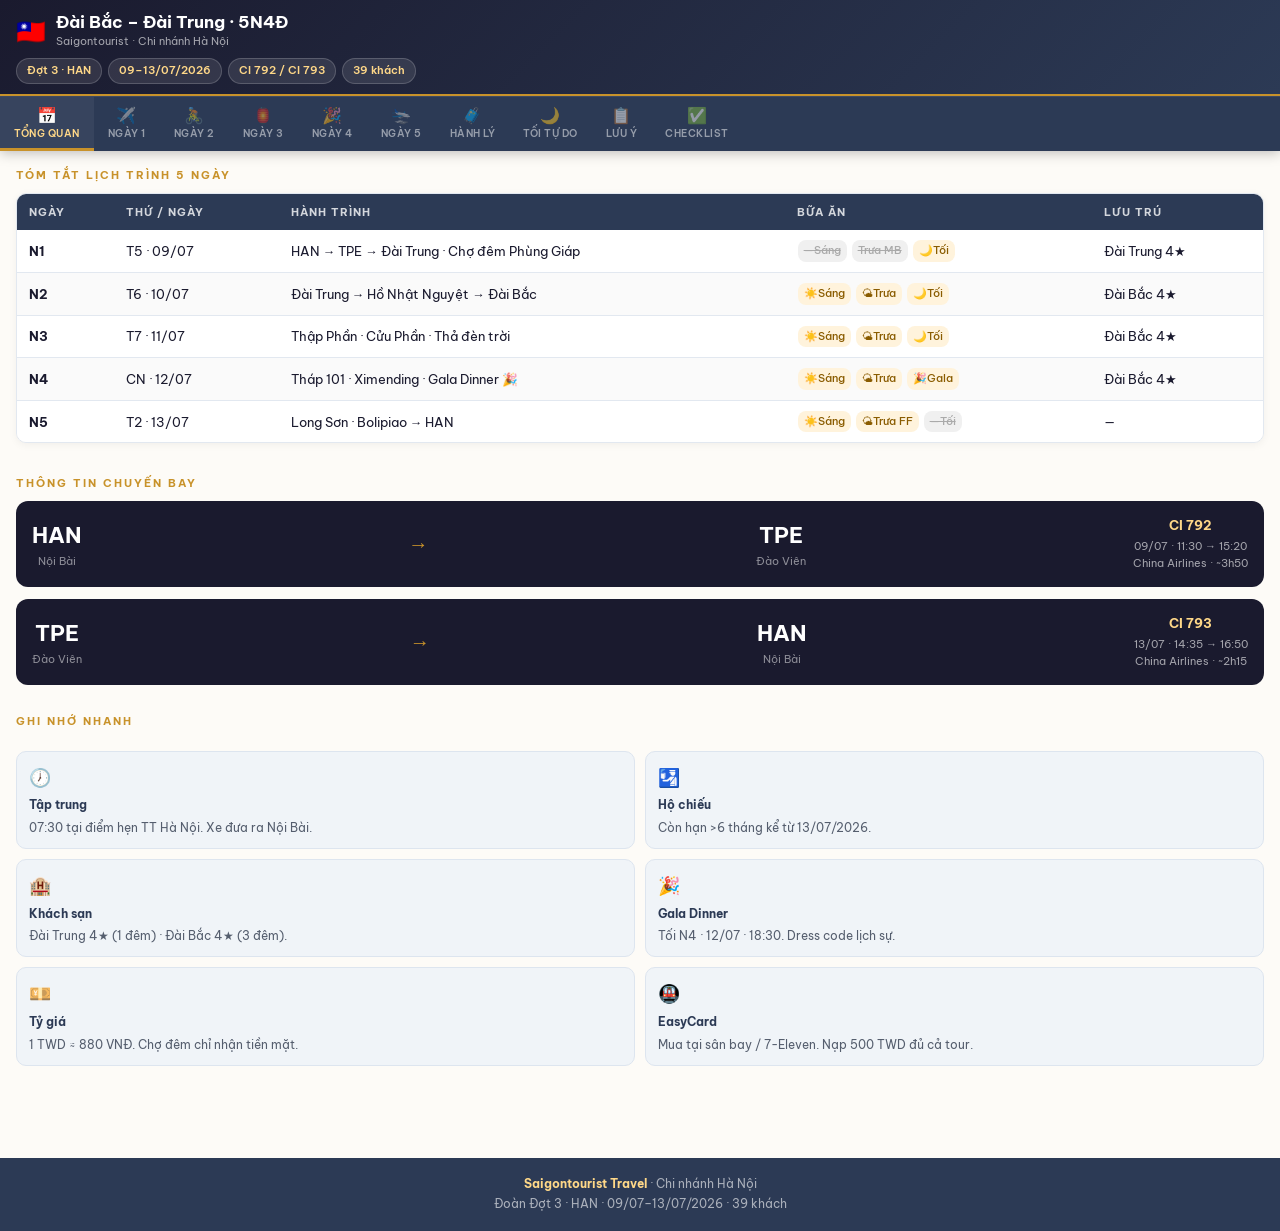
<file: lich-trinh-danh-loan.html>
<!DOCTYPE html>
<html lang="vi">
<head>
<meta charset="UTF-8">
<meta name="viewport" content="width=device-width, initial-scale=1.0, maximum-scale=1.0">
<title>Đài Loan 09–13/07/2026 · Đoàn HN Đợt 3</title>

<!-- iOS PWA / Add to Home Screen -->
<meta name="apple-mobile-web-app-capable" content="yes">
<meta name="apple-mobile-web-app-status-bar-style" content="black-translucent">
<meta name="apple-mobile-web-app-title" content="Đài Loan Đợt 3">
<meta name="mobile-web-app-capable" content="yes">
<meta name="theme-color" content="#2C3A55">

<!-- Apple Touch Icon (inline SVG → data URI, no external file needed) -->
<link rel="apple-touch-icon" href="data:image/svg+xml,%3Csvg xmlns='http://www.w3.org/2000/svg' viewBox='0 0 180 180'%3E%3Crect width='180' height='180' rx='40' fill='%232C3A55'/%3E%3Crect x='0' y='168' width='180' height='12' rx='0' fill='%23C8922A'/%3E%3Ctext x='90' y='100' font-size='90' text-anchor='middle' dominant-baseline='middle'%3E🇹🇼%3C/text%3E%3Ctext x='90' y='155' font-size='18' font-weight='700' text-anchor='middle' fill='%23FFD888' font-family='sans-serif'%3E09-13/07%3C/text%3E%3C/svg%3E">
<!-- Fallback icon sizes -->
<link rel="apple-touch-icon" sizes="152x152" href="data:image/svg+xml,%3Csvg xmlns='http://www.w3.org/2000/svg' viewBox='0 0 152 152'%3E%3Crect width='152' height='152' rx='34' fill='%232C3A55'/%3E%3Ctext x='76' y='82' font-size='76' text-anchor='middle' dominant-baseline='middle'%3E🇹🇼%3C/text%3E%3Ctext x='76' y='132' font-size='15' font-weight='700' text-anchor='middle' fill='%23FFD888' font-family='sans-serif'%3E09-13/07%3C/text%3E%3C/svg%3E">
<link rel="apple-touch-icon" sizes="167x167" href="data:image/svg+xml,%3Csvg xmlns='http://www.w3.org/2000/svg' viewBox='0 0 167 167'%3E%3Crect width='167' height='167' rx='37' fill='%232C3A55'/%3E%3Ctext x='83' y='90' font-size='84' text-anchor='middle' dominant-baseline='middle'%3E🇹🇼%3C/text%3E%3Ctext x='83' y='145' font-size='16' font-weight='700' text-anchor='middle' fill='%23FFD888' font-family='sans-serif'%3E09-13/07%3C/text%3E%3C/svg%3E">
<link rel="apple-touch-icon" sizes="180x180" href="data:image/svg+xml,%3Csvg xmlns='http://www.w3.org/2000/svg' viewBox='0 0 180 180'%3E%3Crect width='180' height='180' rx='40' fill='%232C3A55'/%3E%3Ctext x='90' y='96' font-size='90' text-anchor='middle' dominant-baseline='middle'%3E🇹🇼%3C/text%3E%3Ctext x='90' y='155' font-size='18' font-weight='700' text-anchor='middle' fill='%23FFD888' font-family='sans-serif'%3E09-13/07%3C/text%3E%3C/svg%3E">

<!-- Favicon for desktop browsers -->
<link rel="icon" type="image/svg+xml" href="data:image/svg+xml,%3Csvg xmlns='http://www.w3.org/2000/svg' viewBox='0 0 32 32'%3E%3Crect width='32' height='32' rx='6' fill='%232C3A55'/%3E%3Ctext x='16' y='22' font-size='20' text-anchor='middle'%3E🇹🇼%3C/text%3E%3C/svg%3E">
<style>
@import url('https://fonts.googleapis.com/css2?family=Be+Vietnam+Pro:wght@300;400;500;600;700&display=swap');

:root {
  --red:    #C0392B;
  --gold:   #C8922A;
  --gold-l: #FFD888;
  --slate:  #2C3A55;
  --dark:   #1A1A2E;
  --green:  #1a6b3a;
  --cream:  #FDFBF7;
  --mist:   #F0F4F8;
  --line:   #E2E8F0;
  --note:   #FFF8E7;
  --white:  #FFFFFF;
  --text:   #1A1A2E;
  --sub:    #555E6E;
  --tab-h:  56px;
  --header-h: 120px;
}

*, *::before, *::after { box-sizing: border-box; margin: 0; padding: 0; }

html { scroll-behavior: smooth; }

body {
  font-family: 'Be Vietnam Pro', sans-serif;
  background: var(--cream);
  color: var(--text);
  font-size: 14px;
  line-height: 1.6;
  -webkit-font-smoothing: antialiased;
}

/* ══════════════════════════════
   HEADER
══════════════════════════════ */
.app-header {
  background: var(--slate);
  position: sticky;
  top: 0;
  z-index: 100;
  box-shadow: 0 2px 12px rgba(0,0,0,0.25);
}

.header-top {
  background: linear-gradient(135deg, var(--dark) 0%, var(--slate) 100%);
  padding: 12px 16px 10px;
  border-bottom: 2px solid var(--gold);
}

.header-flag-row {
  display: flex;
  align-items: center;
  gap: 10px;
  margin-bottom: 4px;
}

.header-flag { font-size: 24px; }

.header-title {
  font-size: 17px;
  font-weight: 700;
  color: var(--white);
  line-height: 1.2;
}

.header-sub {
  font-size: 11px;
  color: rgba(255,255,255,0.6);
  font-weight: 400;
}

.header-chips {
  display: flex;
  gap: 6px;
  flex-wrap: wrap;
  margin-top: 8px;
}

.hchip {
  background: rgba(255,255,255,0.10);
  border: 1px solid rgba(255,255,255,0.18);
  border-radius: 20px;
  padding: 3px 10px;
  font-size: 11px;
  color: var(--gold-l);
  font-weight: 600;
  white-space: nowrap;
}

/* ══════════════════════════════
   TAB BAR
══════════════════════════════ */
.tab-bar {
  display: flex;
  background: var(--slate);
  overflow-x: auto;
  -webkit-overflow-scrolling: touch;
  scrollbar-width: none;
  border-top: 1px solid rgba(255,255,255,0.08);
}
.tab-bar::-webkit-scrollbar { display: none; }

.tab-btn {
  flex-shrink: 0;
  display: flex;
  flex-direction: column;
  align-items: center;
  justify-content: center;
  gap: 2px;
  padding: 8px 14px;
  border: none;
  background: transparent;
  color: rgba(255,255,255,0.5);
  font-family: 'Be Vietnam Pro', sans-serif;
  font-size: 10px;
  font-weight: 600;
  letter-spacing: 0.3px;
  cursor: pointer;
  border-bottom: 3px solid transparent;
  transition: all 0.2s;
  min-width: 58px;
}

.tab-btn .tab-icon { font-size: 16px; }
.tab-btn .tab-label { text-transform: uppercase; letter-spacing: 0.5px; }

.tab-btn.active {
  color: var(--gold-l);
  border-bottom-color: var(--gold);
  background: rgba(255,255,255,0.05);
}

.tab-btn:hover { color: rgba(255,255,255,0.85); }

/* ══════════════════════════════
   TAB PANELS
══════════════════════════════ */
.tab-panel { display: none; padding: 0 0 80px; }
.tab-panel.active { display: block; }

/* ══════════════════════════════
   SECTION TITLE
══════════════════════════════ */
.sec-title {
  font-size: 11px;
  font-weight: 700;
  letter-spacing: 2px;
  text-transform: uppercase;
  color: var(--gold);
  padding: 16px 16px 8px;
}

/* ══════════════════════════════
   OVERVIEW TABLE (mobile scroll)
══════════════════════════════ */
.overview-wrap {
  overflow-x: auto;
  -webkit-overflow-scrolling: touch;
  margin: 0 16px 16px;
  border-radius: 10px;
  border: 1px solid var(--line);
  box-shadow: 0 2px 8px rgba(0,0,0,0.05);
}

.overview-table {
  width: 100%;
  min-width: 480px;
  border-collapse: collapse;
  font-size: 12.5px;
  background: var(--white);
}

.overview-table th {
  background: var(--slate);
  color: rgba(255,255,255,0.8);
  font-size: 10.5px;
  font-weight: 700;
  letter-spacing: 1px;
  text-transform: uppercase;
  padding: 10px 12px;
  text-align: left;
  white-space: nowrap;
}

.overview-table td {
  padding: 9px 12px;
  border-bottom: 1px solid var(--line);
  vertical-align: middle;
}

.overview-table tr:last-child td { border-bottom: none; }
.overview-table tr:nth-child(even) td { background: #FAFAFA; }

.meal-badge {
  display: inline-flex; align-items: center; gap: 3px;
  font-size: 11px; padding: 2px 6px; border-radius: 8px;
  margin: 1px; font-weight: 500;
}
.meal-badge.on  { background: #FFF3DC; color: #8A5C00; }
.meal-badge.off { background: #F0F0F0; color: #AAA; text-decoration: line-through; }

/* ══════════════════════════════
   DAY CARD
══════════════════════════════ */
.day-card {
  margin: 0 16px 16px;
  border-radius: 12px;
  overflow: hidden;
  border: 1px solid var(--line);
  box-shadow: 0 2px 8px rgba(0,0,0,0.04);
}

.day-card-header {
  background: var(--slate);
  padding: 12px 16px;
  display: flex;
  align-items: center;
  gap: 12px;
}

.day-num {
  background: var(--red);
  color: var(--white);
  font-size: 18px;
  font-weight: 700;
  width: 40px; height: 40px;
  border-radius: 50%;
  display: flex; align-items: center; justify-content: center;
  flex-shrink: 0;
}

.day-info { flex: 1; min-width: 0; }

.day-date {
  font-size: 10px; font-weight: 700; letter-spacing: 1.5px;
  text-transform: uppercase; color: var(--gold); margin-bottom: 2px;
}

.day-name {
  font-size: 14px; font-weight: 600; color: var(--white);
  white-space: nowrap; overflow: hidden; text-overflow: ellipsis;
}

.day-flight {
  background: rgba(200,146,42,0.20);
  border: 1px solid rgba(200,146,42,0.40);
  border-radius: 6px;
  padding: 5px 10px;
  font-size: 11px;
  color: var(--gold-l);
  font-weight: 600;
  text-align: center;
  line-height: 1.4;
  flex-shrink: 0;
}

/* ══════════════════════════════
   TIMELINE
══════════════════════════════ */
.timeline { background: var(--white); padding: 16px; }

.tl-item {
  display: flex;
  gap: 12px;
  margin-bottom: 16px;
}
.tl-item:last-child { margin-bottom: 0; }

.tl-left {
  display: flex; flex-direction: column; align-items: center;
  flex-shrink: 0; width: 44px;
}

.tl-time {
  font-size: 11px; font-weight: 700; color: var(--red);
  white-space: nowrap; margin-bottom: 4px;
}

.tl-dot {
  width: 8px; height: 8px; border-radius: 50%;
  background: var(--gold);
  box-shadow: 0 0 0 2px rgba(200,146,42,0.3);
  flex-shrink: 0; margin-top: 1px;
}

.tl-line { flex: 1; width: 1px; background: var(--line); margin-top: 4px; }
.tl-item:last-child .tl-line { display: none; }

.tl-body { flex: 1; padding-bottom: 2px; }

.tl-title { font-size: 13.5px; font-weight: 600; color: var(--slate); margin-bottom: 3px; }
.tl-desc  { font-size: 12.5px; color: var(--sub); line-height: 1.5; }

.tl-tags { display: flex; flex-wrap: wrap; gap: 5px; margin-top: 6px; }

.tag {
  font-size: 10.5px; font-weight: 600; padding: 2px 8px;
  border-radius: 10px; letter-spacing: 0.2px;
}
.tag-incl   { background: #E8F5E9; color: #2E7D32; }
.tag-own    { background: #FFF3E0; color: #E65100; }
.tag-choice { background: #E3F2FD; color: #1565C0; }
.tag-hotel  { background: #F3E5F5; color: #6A1B9A; }
.tag-note   { background: #FCE4EC; color: #880E4F; }

/* ══════════════════════════════
   NOTES FOOTER (day)
══════════════════════════════ */
.day-note {
  background: var(--note);
  border-top: 1px solid #F0E0A0;
  padding: 12px 16px;
  font-size: 12px;
  color: #7A5C00;
  line-height: 1.6;
}
.day-note ul { padding-left: 16px; }

/* ══════════════════════════════
   INFO CARDS (baggage, notes etc)
══════════════════════════════ */
.info-card {
  margin: 0 16px 12px;
  background: var(--white);
  border: 1px solid var(--line);
  border-radius: 12px;
  overflow: hidden;
  box-shadow: 0 1px 6px rgba(0,0,0,0.04);
}

.info-card-header {
  padding: 12px 16px;
  display: flex; align-items: center; gap: 10px;
  border-bottom: 1px solid var(--line);
}

.info-card-header .icon { font-size: 20px; }
.info-card-header .title {
  font-size: 13px; font-weight: 700; color: var(--slate);
}

.info-card-body { padding: 12px 16px; }

.info-row {
  display: flex; gap: 8px; margin-bottom: 8px;
  font-size: 12.5px; line-height: 1.5;
}
.info-row:last-child { margin-bottom: 0; }
.info-row .label { font-weight: 600; color: var(--slate); white-space: nowrap; }
.info-row .val   { color: var(--sub); }

/* ══════════════════════════════
   DARK INFO CARD (baggage rules)
══════════════════════════════ */
.dark-card {
  margin: 0 16px 12px;
  background: var(--dark);
  border-radius: 12px;
  overflow: hidden;
  padding: 14px 16px;
}

.dark-card-title {
  font-size: 10.5px; font-weight: 700; letter-spacing: 2px;
  text-transform: uppercase; color: var(--gold); margin-bottom: 12px;
}

.rule-row {
  display: flex; align-items: flex-start; gap: 8px;
  font-size: 12px; line-height: 1.5; margin-bottom: 6px;
  color: rgba(255,255,255,0.80);
}
.rule-row:last-child { margin-bottom: 0; }
.rule-row .rl { font-weight: 700; flex-shrink: 0; min-width: 24px; }

.highlight { color: var(--gold-l); font-weight: 700; }
.danger    { color: #FF8A80; font-weight: 700; }
.safe      { color: #69F0AE; font-weight: 700; }

.bag-split {
  display: grid;
  grid-template-columns: 1fr 1fr;
  gap: 8px;
  margin-top: 10px;
}

.bag-col {
  border-radius: 8px;
  padding: 10px 12px;
  font-size: 11.5px;
  line-height: 1.6;
}
.bag-col.carry { background: rgba(105,240,174,0.10); }
.bag-col.check { background: rgba(255,138,128,0.10); }
.bag-col .bcol-title { font-weight: 700; margin-bottom: 4px; }
.bag-col.carry .bcol-title { color: #69F0AE; }
.bag-col.check .bcol-title { color: #FF8A80; }
.bag-col .bcol-body { color: rgba(255,255,255,0.75); }

/* ══════════════════════════════
   EVENING CARD
══════════════════════════════ */
.eve-card {
  margin: 0 16px 12px;
  background: var(--white);
  border: 1px solid var(--line);
  border-radius: 12px;
  overflow: hidden;
}

.eve-badge-row {
  padding: 10px 14px 6px;
  display: flex; flex-wrap: wrap; gap: 6px; align-items: center;
}

.badge {
  font-size: 10.5px; font-weight: 700; padding: 3px 10px;
  border-radius: 20px; white-space: nowrap;
}
.badge-fixed  { background: #E8EEF6; color: #2C3A55; }
.badge-free   { background: #E8F5E9; color: #1B5E20; }
.badge-warn   { background: #FFF3DC; color: #8A5C00; }
.badge-flight { background: #ECEFF1; color: #546E7A; }

.eve-body { padding: 6px 14px 14px; }
.eve-place { font-size: 14px; font-weight: 700; color: var(--green); margin-bottom: 4px; }
.eve-desc  { font-size: 12.5px; color: var(--sub); line-height: 1.5; margin-bottom: 8px; }

.info-chips {
  display: flex; flex-wrap: wrap; gap: 5px;
}
.chip {
  font-size: 11px; font-weight: 500; padding: 3px 9px;
  border-radius: 8px;
}
.chip-blue  { background: #E3F2FD; color: #1565C0; }
.chip-org   { background: #FFF3E0; color: #E65100; }
.chip-red   { background: #FCE4EC; color: #880E4F; }

.eve-divider {
  height: 1px; background: var(--line); margin: 10px 14px 0;
}
.eve-sub-label {
  font-size: 10.5px; font-weight: 700; letter-spacing: 1px;
  text-transform: uppercase; color: var(--sub);
  padding: 8px 14px 4px;
}

/* ══════════════════════════════
   NOTE GRID (2-col)
══════════════════════════════ */
.note-grid {
  display: grid;
  grid-template-columns: 1fr 1fr;
  gap: 10px;
  padding: 12px 16px;
}

.note-tile {
  background: var(--mist);
  border-radius: 10px;
  padding: 12px;
  border: 1px solid #DDE5EF;
}
.note-tile-icon  { font-size: 18px; margin-bottom: 4px; }
.note-tile-title { font-size: 11.5px; font-weight: 700; color: var(--slate); margin-bottom: 4px; }
.note-tile-body  { font-size: 11.5px; color: var(--sub); line-height: 1.5; }

/* ══════════════════════════════
   FLIGHT INFO BAR
══════════════════════════════ */
.flight-bar {
  margin: 0 16px 12px;
  background: var(--dark);
  border-radius: 12px;
  padding: 14px 16px;
  display: flex;
  align-items: center;
  justify-content: space-between;
  gap: 12px;
  flex-wrap: wrap;
}

.flight-leg { text-align: center; }
.flight-leg .city { font-size: 22px; font-weight: 700; color: var(--white); }
.flight-leg .iata { font-size: 11px; color: rgba(255,255,255,0.5); }
.flight-arrow { font-size: 20px; color: var(--gold); }
.flight-meta { font-size: 11px; color: rgba(255,255,255,0.6); text-align: center; }
.flight-meta .fn { font-size: 13px; font-weight: 700; color: var(--gold-l); margin-bottom: 2px; }

/* ══════════════════════════════
   FOOTER
══════════════════════════════ */
.app-footer {
  background: var(--slate);
  color: rgba(255,255,255,0.6);
  font-size: 12px;
  padding: 16px;
  text-align: center;
  line-height: 1.7;
}
.app-footer strong { color: var(--gold-l); }

/* ══════════════════════════════
   RESPONSIVE
══════════════════════════════ */
@media (max-width: 380px) {
  .bag-split { grid-template-columns: 1fr; }
  .note-grid { grid-template-columns: 1fr; }
}

/* ══════════════════════════════
   CHECKLIST
══════════════════════════════ */
.cl-progress-wrap {
  margin: 12px 16px 4px;
  background: var(--white);
  border: 1px solid var(--line);
  border-radius: 12px;
  padding: 14px 16px;
}
.cl-progress-top {
  display: flex; justify-content: space-between;
  align-items: center; margin-bottom: 8px;
}
.cl-progress-label { font-size: 12px; font-weight: 700; color: var(--slate); }
.cl-progress-pct   { font-size: 13px; font-weight: 700; color: var(--green); }
.cl-bar-bg {
  background: var(--line); border-radius: 10px; height: 8px; overflow: hidden;
}
.cl-bar-fill {
  height: 100%; border-radius: 10px;
  background: linear-gradient(90deg, #2E7D32, #66BB6A);
  transition: width 0.4s ease;
}
.cl-section { margin: 0 16px 4px; }
.cl-section-title {
  font-size: 11px; font-weight: 700; letter-spacing: 1.5px;
  text-transform: uppercase; color: var(--gold);
  padding: 14px 0 8px; display: flex; align-items: center;
  justify-content: space-between;
}
.cl-section-title .cl-count { font-size: 10px; color: var(--sub); font-weight: 500; letter-spacing: 0; text-transform: none; }
.cl-item {
  display: flex; align-items: flex-start; gap: 12px;
  padding: 11px 14px; background: var(--white);
  border: 1px solid var(--line); border-radius: 10px;
  margin-bottom: 8px; cursor: pointer;
  transition: background 0.15s, border-color 0.15s;
  -webkit-tap-highlight-color: transparent;
  user-select: none;
}
.cl-item.done { background: #F6FBF7; border-color: #C8E6C9; }
.cl-item.done .cl-text { text-decoration: line-through; color: #AAA; }
.cl-item.done .cl-sub  { color: #CCC; }
.cl-checkbox {
  width: 22px; height: 22px; border-radius: 6px;
  border: 2px solid var(--line); flex-shrink: 0;
  display: flex; align-items: center; justify-content: center;
  font-size: 14px; transition: all 0.15s; margin-top: 1px;
  background: var(--white);
}
.cl-item.done .cl-checkbox { background: #2E7D32; border-color: #2E7D32; }
.cl-content { flex: 1; min-width: 0; }
.cl-text { font-size: 13px; font-weight: 600; color: var(--slate); line-height: 1.3; }
.cl-sub  { font-size: 11.5px; color: var(--sub); margin-top: 2px; line-height: 1.4; }
.cl-tag  { display: inline-block; font-size: 10px; font-weight: 700; padding: 1px 7px; border-radius: 8px; margin-top: 4px; }
.cl-tag-urgent { background: #FCE4EC; color: #C62828; }
.cl-tag-doc    { background: #E3F2FD; color: #1565C0; }
.cl-tag-pack   { background: #F3E5F5; color: #6A1B9A; }
.cl-tag-money  { background: #FFF3E0; color: #E65100; }
.cl-tag-health { background: #E8F5E9; color: #2E7D32; }
.cl-reset-btn {
  display: block; width: calc(100% - 32px); margin: 8px 16px 20px;
  padding: 11px; background: transparent;
  border: 1px solid var(--line); border-radius: 10px;
  font-family: inherit; font-size: 12px; font-weight: 600;
  color: var(--sub); cursor: pointer;
}
.cl-reset-btn:active { background: var(--mist); }

</style>
</head>
<body>

<!-- ═══════ STICKY HEADER ═══════ -->
<div class="app-header">
  <div class="header-top">
    <div class="header-flag-row">
      <div class="header-flag">🇹🇼</div>
      <div>
        <div class="header-title">Đài Bắc – Đài Trung · 5N4Đ</div>
        <div class="header-sub">Saigontourist · Chi nhánh Hà Nội</div>
      </div>
    </div>
    <div class="header-chips">
      <span class="hchip">Đợt 3 · HAN</span>
      <span class="hchip">09–13/07/2026</span>
      <span class="hchip">CI 792 / CI 793</span>
      <span class="hchip">39 khách</span>
    </div>
  </div>

  <!-- TAB BAR -->
  <div class="tab-bar" id="tabBar">
    <button class="tab-btn active" onclick="switchTab('overview')" id="tab-overview">
      <span class="tab-icon">📅</span>
      <span class="tab-label">Tổng quan</span>
    </button>
    <button class="tab-btn" onclick="switchTab('day1')" id="tab-day1">
      <span class="tab-icon">✈️</span>
      <span class="tab-label">Ngày 1</span>
    </button>
    <button class="tab-btn" onclick="switchTab('day2')" id="tab-day2">
      <span class="tab-icon">🚴</span>
      <span class="tab-label">Ngày 2</span>
    </button>
    <button class="tab-btn" onclick="switchTab('day3')" id="tab-day3">
      <span class="tab-icon">🏮</span>
      <span class="tab-label">Ngày 3</span>
    </button>
    <button class="tab-btn" onclick="switchTab('day4')" id="tab-day4">
      <span class="tab-icon">🎉</span>
      <span class="tab-label">Ngày 4</span>
    </button>
    <button class="tab-btn" onclick="switchTab('day5')" id="tab-day5">
      <span class="tab-icon">🛬</span>
      <span class="tab-label">Ngày 5</span>
    </button>
    <button class="tab-btn" onclick="switchTab('baggage')" id="tab-baggage">
      <span class="tab-icon">🧳</span>
      <span class="tab-label">Hành lý</span>
    </button>
    <button class="tab-btn" onclick="switchTab('evening')" id="tab-evening">
      <span class="tab-icon">🌙</span>
      <span class="tab-label">Tối tự do</span>
    </button>
    <button class="tab-btn" onclick="switchTab('notes')" id="tab-notes">
      <span class="tab-icon">📋</span>
      <span class="tab-label">Lưu ý</span>
    </button>
    <button class="tab-btn" onclick="switchTab('checklist')" id="tab-checklist">
      <span class="tab-icon">✅</span>
      <span class="tab-label">Checklist</span>
    </button>
  </div>
</div>

<!-- ═══════════════════════════════════════
     TAB: TỔNG QUAN
═══════════════════════════════════════ -->
<div class="tab-panel active" id="panel-overview">
  <div class="sec-title">Tóm tắt lịch trình 5 ngày</div>

  <div class="overview-wrap">
    <table class="overview-table">
      <thead>
        <tr>
          <th>Ngày</th>
          <th>Thứ / Ngày</th>
          <th>Hành trình</th>
          <th>Bữa ăn</th>
          <th>Lưu trú</th>
        </tr>
      </thead>
      <tbody>
        <tr>
          <td><b>N1</b></td>
          <td>T5 · 09/07</td>
          <td>HAN → TPE → Đài Trung · Chợ đêm Phùng Giáp</td>
          <td>
            <span class="meal-badge off">—Sáng</span>
            <span class="meal-badge off">Trưa MB</span>
            <span class="meal-badge on">🌙Tối</span>
          </td>
          <td>Đài Trung 4★</td>
        </tr>
        <tr>
          <td><b>N2</b></td>
          <td>T6 · 10/07</td>
          <td>Đài Trung → Hồ Nhật Nguyệt → Đài Bắc</td>
          <td>
            <span class="meal-badge on">☀️Sáng</span>
            <span class="meal-badge on">🌤Trưa</span>
            <span class="meal-badge on">🌙Tối</span>
          </td>
          <td>Đài Bắc 4★</td>
        </tr>
        <tr>
          <td><b>N3</b></td>
          <td>T7 · 11/07</td>
          <td>Thập Phần · Cửu Phần · Thả đèn trời</td>
          <td>
            <span class="meal-badge on">☀️Sáng</span>
            <span class="meal-badge on">🌤Trưa</span>
            <span class="meal-badge on">🌙Tối</span>
          </td>
          <td>Đài Bắc 4★</td>
        </tr>
        <tr>
          <td><b>N4</b></td>
          <td>CN · 12/07</td>
          <td>Tháp 101 · Ximending · Gala Dinner 🎉</td>
          <td>
            <span class="meal-badge on">☀️Sáng</span>
            <span class="meal-badge on">🌤Trưa</span>
            <span class="meal-badge on">🎉Gala</span>
          </td>
          <td>Đài Bắc 4★</td>
        </tr>
        <tr>
          <td><b>N5</b></td>
          <td>T2 · 13/07</td>
          <td>Long Sơn · Bolipiao → HAN</td>
          <td>
            <span class="meal-badge on">☀️Sáng</span>
            <span class="meal-badge on">🌤Trưa FF</span>
            <span class="meal-badge off">—Tối</span>
          </td>
          <td>—</td>
        </tr>
      </tbody>
    </table>
  </div>

  <!-- Flight info -->
  <div class="sec-title">Thông tin chuyến bay</div>

  <div class="flight-bar">
    <div class="flight-leg">
      <div class="city">HAN</div>
      <div class="iata">Nội Bài</div>
    </div>
    <div>
      <div class="flight-arrow">→</div>
    </div>
    <div class="flight-leg">
      <div class="city">TPE</div>
      <div class="iata">Đào Viên</div>
    </div>
    <div class="flight-meta">
      <div class="fn">CI 792</div>
      <div>09/07 · 11:30 → 15:20</div>
      <div>China Airlines · ~3h50</div>
    </div>
  </div>

  <div class="flight-bar">
    <div class="flight-leg">
      <div class="city">TPE</div>
      <div class="iata">Đào Viên</div>
    </div>
    <div>
      <div class="flight-arrow">→</div>
    </div>
    <div class="flight-leg">
      <div class="city">HAN</div>
      <div class="iata">Nội Bài</div>
    </div>
    <div class="flight-meta">
      <div class="fn">CI 793</div>
      <div>13/07 · 14:35 → 16:50</div>
      <div>China Airlines · ~2h15</div>
    </div>
  </div>

  <!-- Quick tips -->
  <div class="sec-title">Ghi nhớ nhanh</div>
  <div class="note-grid">
    <div class="note-tile">
      <div class="note-tile-icon">🕖</div>
      <div class="note-tile-title">Tập trung</div>
      <div class="note-tile-body">07:30 tại điểm hẹn TT Hà Nội. Xe đưa ra Nội Bài.</div>
    </div>
    <div class="note-tile">
      <div class="note-tile-icon">🛂</div>
      <div class="note-tile-title">Hộ chiếu</div>
      <div class="note-tile-body">Còn hạn &gt;6 tháng kể từ 13/07/2026.</div>
    </div>
    <div class="note-tile">
      <div class="note-tile-icon">🏨</div>
      <div class="note-tile-title">Khách sạn</div>
      <div class="note-tile-body">Đài Trung 4★ (1 đêm) · Đài Bắc 4★ (3 đêm).</div>
    </div>
    <div class="note-tile">
      <div class="note-tile-icon">🎉</div>
      <div class="note-tile-title">Gala Dinner</div>
      <div class="note-tile-body">Tối N4 · 12/07 · 18:30. Dress code lịch sự.</div>
    </div>
    <div class="note-tile">
      <div class="note-tile-icon">💴</div>
      <div class="note-tile-title">Tỷ giá</div>
      <div class="note-tile-body">1 TWD ≈ 880 VNĐ. Chợ đêm chỉ nhận tiền mặt.</div>
    </div>
    <div class="note-tile">
      <div class="note-tile-icon">🚇</div>
      <div class="note-tile-title">EasyCard</div>
      <div class="note-tile-body">Mua tại sân bay / 7-Eleven. Nạp 500 TWD đủ cả tour.</div>
    </div>
  </div>
</div>

<!-- ═══════════════════════════════════════
     TAB: NGÀY 1
═══════════════════════════════════════ -->
<div class="tab-panel" id="panel-day1">
  <div class="day-card">
    <div class="day-card-header">
      <div class="day-num">1</div>
      <div class="day-info">
        <div class="day-date">Thứ Năm · 09/07/2026</div>
        <div class="day-name">Hà Nội → Đài Bắc → Đài Trung</div>
      </div>
      <div class="day-flight">CI 792<br>11:30→15:20</div>
    </div>
    <div class="timeline">
      <div class="tl-item">
        <div class="tl-left"><div class="tl-time">07:30</div><div class="tl-dot"></div><div class="tl-line"></div></div>
        <div class="tl-body">
          <div class="tl-title">Tập trung: 22 Láng Hạ, Hà Nội</div>
          <div class="tl-desc">HDV <b>Trung Hiếu</b> (0789 194 555) &amp; xe BTC <b>Lê Thị Kiều Trinh</b> (0988 352 853) đón đoàn. Xe đưa ra Sân bay Nội Bài.</div>
          <div class="tl-tags"><span class="tag tag-note">⚠ Passport còn hạn &gt;6 tháng</span></div>
        </div>
      </div>
      <div class="tl-item">
        <div class="tl-left"><div class="tl-time">11:30</div><div class="tl-dot"></div><div class="tl-line"></div></div>
        <div class="tl-body">
          <div class="tl-title">08:30 · Tập trung Cột J, Tầng 2 Ga Quốc Tế T2 – Nội Bài</div>
          <div class="tl-desc">Làm thủ tục check-in CI 792. Phó xe <b>Ngô Thị Quỳnh Trang</b> (0918 330 555) hỗ trợ tại sân bay.</div>
        </div>
      </div>
      <div class="tl-item">
        <div class="tl-left"><div class="tl-time">11:30</div><div class="tl-dot"></div><div class="tl-line"></div></div>
        <div class="tl-body">
          <div class="tl-title">Bay HAN → TPE</div>
          <div class="tl-desc">China Airlines CI 792 · ~2h50. Ăn trưa trên máy bay.</div>
          <div class="tl-tags"><span class="tag tag-incl">✔ Trưa trên máy bay</span></div>
        </div>
      </div>
      <div class="tl-item">
        <div class="tl-left"><div class="tl-time">15:20</div><div class="tl-dot"></div><div class="tl-line"></div></div>
        <div class="tl-body">
          <div class="tl-title">Hạ cánh Sân bay Đào Viên</div>
          <div class="tl-desc">Nhập cảnh. HDV Đài Loan <b>Chau Tu Van 周子雲</b> (+886 0939-938-936) đứng xe đón. Nhập chung đoàn 2.4 Đà Nẵng. Xe về Đài Trung (~135km · ~2 tiếng). Dùng đồ ăn nhẹ trên xe.</div>
          <div class="tl-tags"><span class="tag tag-incl">✔ Đồ ăn nhẹ trên xe</span><span class="tag tag-note">⚠ Nhập chung đoàn 2.4 Đà Nẵng tại đây</span></div>
        </div>
      </div>
      <div class="tl-item">
        <div class="tl-left"><div class="tl-time">18:30</div><div class="tl-dot"></div><div class="tl-line"></div></div>
        <div class="tl-body">
          <div class="tl-title">Bữa tối nhà hàng Đài Trung</div>
          <div class="tl-tags"><span class="tag tag-incl">✔ Tối bao gồm</span></div>
        </div>
      </div>
      <div class="tl-item">
        <div class="tl-left"><div class="tl-time">19:30</div><div class="tl-dot"></div><div class="tl-line"></div></div>
        <div class="tl-body">
          <div class="tl-title">Chợ đêm Phùng Giáp (逢甲夜市)</div>
          <div class="tl-desc">Chợ đêm lớn nhất Đài Trung. Ẩm thực đường phố đa dạng, trà sữa trân châu.</div>
          <div class="tl-tags"><span class="tag tag-own">💰 Ăn vặt tự túc</span></div>
        </div>
      </div>
      <div class="tl-item">
        <div class="tl-left"><div class="tl-time">21:00</div><div class="tl-dot"></div><div class="tl-line"></div></div>
        <div class="tl-body">
          <div class="tl-title">Nhận phòng &amp; nghỉ ngơi</div>
          <div class="tl-tags"><span class="tag tag-hotel">🏨 Gogo Hotel – Đài Trung · 138 Sichuan Rd, Xitun · +886 4 2369 3399</span></div>
        </div>
      </div>
    </div>
  </div>
</div>

<!-- ═══════════════════════════════════════
     TAB: NGÀY 2
═══════════════════════════════════════ -->
<div class="tab-panel" id="panel-day2">
  <div class="day-card">
    <div class="day-card-header">
      <div class="day-num">2</div>
      <div class="day-info">
        <div class="day-date">Thứ Sáu · 10/07/2026</div>
        <div class="day-name">Đài Trung – Hồ Nhật Nguyệt – Đài Bắc</div>
      </div>
    </div>
    <div class="timeline">
      <div class="tl-item">
        <div class="tl-left"><div class="tl-time">07:00</div><div class="tl-dot"></div><div class="tl-line"></div></div>
        <div class="tl-body"><div class="tl-title">Bữa sáng tại khách sạn</div><div class="tl-tags"><span class="tag tag-incl">✔ Sáng bao gồm</span></div></div>
      </div>
      <div class="tl-item">
        <div class="tl-left"><div class="tl-time">08:00</div><div class="tl-dot"></div><div class="tl-line"></div></div>
        <div class="tl-body">
          <div class="tl-title">Làng Cầu Vồng HOẶC Phố cổ Lộc Cảng</div>
          <div class="tl-desc"><b>Làng Cầu Vồng</b> – điểm check-in đầy màu sắc.<br><b>Phố cổ Lộc Cảng</b> – "Hội An của Đài Loan".</div>
          <div class="tl-tags"><span class="tag tag-choice">🔀 Chọn 1 trong 2</span></div>
        </div>
      </div>
      <div class="tl-item">
        <div class="tl-left"><div class="tl-time">~09:30</div><div class="tl-dot"></div><div class="tl-line"></div></div>
        <div class="tl-body">
          <div class="tl-title">Trung tâm Nông Lâm – Đặc sản Linh Chi</div>
          <div class="tl-tags"><span class="tag tag-own">💰 Mua sắm tự túc</span></div>
        </div>
      </div>
      <div class="tl-item">
        <div class="tl-left"><div class="tl-time">12:00</div><div class="tl-dot"></div><div class="tl-line"></div></div>
        <div class="tl-body"><div class="tl-title">Bữa trưa nhà hàng</div><div class="tl-tags"><span class="tag tag-incl">✔ Trưa bao gồm</span></div></div>
      </div>
      <div class="tl-item">
        <div class="tl-left"><div class="tl-time">13:30</div><div class="tl-dot"></div><div class="tl-line"></div></div>
        <div class="tl-body">
          <div class="tl-title">Đền Văn Võ (文武廟)</div>
          <div class="tl-desc">Đền linh thiêng bên Hồ Nhật Nguyệt, thờ Khổng Tử và Quan Vũ. Kiến trúc Trung Hoa tráng lệ.</div>
        </div>
      </div>
      <div class="tl-item">
        <div class="tl-left"><div class="tl-time">14:30</div><div class="tl-dot"></div><div class="tl-line"></div></div>
        <div class="tl-body">
          <div class="tl-title">Đạp xe HOẶC Đi thuyền – Hồ Nhật Nguyệt</div>
          <div class="tl-desc"><b>Đạp xe 1 tiếng</b> – CNN Top 10 cung đường đẹp nhất thế giới.<br><b>Đi thuyền</b> – ngắm hồ từ mặt nước.</div>
          <div class="tl-tags">
            <span class="tag tag-choice">🔀 Chọn 1 trong 2</span>
            <span class="tag tag-incl">✔ Vé bao gồm</span>
          </div>
        </div>
      </div>
      <div class="tl-item">
        <div class="tl-left"><div class="tl-time">16:30</div><div class="tl-dot"></div><div class="tl-line"></div></div>
        <div class="tl-body">
          <div class="tl-title">Đặc sản Trà Ô Long</div>
          <div class="tl-tags"><span class="tag tag-own">💰 Mua sắm tự túc</span></div>
        </div>
      </div>
      <div class="tl-item">
        <div class="tl-left"><div class="tl-time">18:00</div><div class="tl-dot"></div><div class="tl-line"></div></div>
        <div class="tl-body"><div class="tl-title">Bữa tối nhà hàng</div><div class="tl-tags"><span class="tag tag-incl">✔ Tối bao gồm</span></div></div>
      </div>
      <div class="tl-item">
        <div class="tl-left"><div class="tl-time">19:00</div><div class="tl-dot"></div><div class="tl-line"></div></div>
        <div class="tl-body">
          <div class="tl-title">Di chuyển về Đài Bắc (~2 tiếng)</div>
          <div class="tl-tags"><span class="tag tag-hotel">🏨 Aloft Taipei Beitou (Marriott) – No.1 Lane 300, Daye Rd · +886-2-77011888</span></div>
        </div>
      </div>
    </div>
  </div>
</div>

<!-- ═══════════════════════════════════════
     TAB: NGÀY 3
═══════════════════════════════════════ -->
<div class="tab-panel" id="panel-day3">
  <div class="day-card">
    <div class="day-card-header">
      <div class="day-num">3</div>
      <div class="day-info">
        <div class="day-date">Thứ Bảy · 11/07/2026</div>
        <div class="day-name">Thập Phần · Cửu Phần</div>
      </div>
    </div>
    <div class="timeline">
      <div class="tl-item">
        <div class="tl-left"><div class="tl-time">07:00</div><div class="tl-dot"></div><div class="tl-line"></div></div>
        <div class="tl-body"><div class="tl-title">Bữa sáng tại khách sạn</div><div class="tl-tags"><span class="tag tag-incl">✔ Sáng bao gồm</span></div></div>
      </div>
      <div class="tl-item">
        <div class="tl-left"><div class="tl-time">08:00</div><div class="tl-dot"></div><div class="tl-line"></div></div>
        <div class="tl-body">
          <div class="tl-title">Đặc sản Bánh Dứa (鳳梨酥)</div>
          <div class="tl-desc">Đặc sản số 1 Đài Loan. Mua làm quà rất ý nghĩa.</div>
          <div class="tl-tags"><span class="tag tag-own">💰 Mua sắm tự túc</span></div>
        </div>
      </div>
      <div class="tl-item">
        <div class="tl-left"><div class="tl-time">~09:00</div><div class="tl-dot"></div><div class="tl-line"></div></div>
        <div class="tl-body">
          <div class="tl-title">Công viên Văn hóa Songshan (松山文創園區)</div>
          <div class="tl-desc">Di tích lịch sử cấp thành phố. Nhà máy thuốc lá cũ cải tạo thành trung tâm nghệ thuật &amp; thiết kế. Kiến trúc Baroque, triển lãm sáng tạo.</div>
        </div>
      </div>
      <div class="tl-item">
        <div class="tl-left"><div class="tl-time">10:30</div><div class="tl-dot"></div><div class="tl-line"></div></div>
        <div class="tl-body">
          <div class="tl-title">Di chuyển → Phố cổ Thập Phần (~1 tiếng)</div>
        </div>
      </div>
      <div class="tl-item">
        <div class="tl-left"><div class="tl-time">12:00</div><div class="tl-dot"></div><div class="tl-line"></div></div>
        <div class="tl-body"><div class="tl-title">Bữa trưa nhà hàng</div><div class="tl-tags"><span class="tag tag-incl">✔ Trưa bao gồm</span></div></div>
      </div>
      <div class="tl-item">
        <div class="tl-left"><div class="tl-time">13:30</div><div class="tl-dot"></div><div class="tl-line"></div></div>
        <div class="tl-body">
          <div class="tl-title">Phố cổ Thập Phần – Thả đèn trời</div>
          <div class="tl-desc">Thị trấn hoài cổ bên đường ray xe lửa. Thả thiên đăng ước nguyện lung linh.</div>
          <div class="tl-tags"><span class="tag tag-incl">✔ Đèn lồng bao gồm (4 người/chiếc)</span></div>
        </div>
      </div>
      <div class="tl-item">
        <div class="tl-left"><div class="tl-time">~15:30</div><div class="tl-dot"></div><div class="tl-line"></div></div>
        <div class="tl-body">
          <div class="tl-title">Phố cổ Cửu Phần (九份老街)</div>
          <div class="tl-desc">Làng cổ thời nhà Thanh tựa núi nhìn biển. Hẻm đá, đèn lồng đỏ. Cảm hứng phim "Spirited Away" – Studio Ghibli.</div>
          <div class="tl-tags"><span class="tag tag-own">💰 Ăn uống / lưu niệm tự túc</span></div>
        </div>
      </div>
      <div class="tl-item">
        <div class="tl-left"><div class="tl-time">18:00</div><div class="tl-dot"></div><div class="tl-line"></div></div>
        <div class="tl-body"><div class="tl-title">Bữa tối nhà hàng</div><div class="tl-tags"><span class="tag tag-incl">✔ Tối bao gồm</span></div></div>
      </div>
      <div class="tl-item">
        <div class="tl-left"><div class="tl-time">19:30</div><div class="tl-dot"></div><div class="tl-line"></div></div>
        <div class="tl-body">
          <div class="tl-title">Về khách sạn – Tự do Ximending</div>
          <div class="tl-tags">
            <span class="tag tag-choice">🔀 Tự do buổi tối</span>
            <span class="tag tag-hotel">🏨 Đài Bắc 4★</span>
          </div>
        </div>
      </div>
    </div>
  </div>
</div>

<!-- ═══════════════════════════════════════
     TAB: NGÀY 4
═══════════════════════════════════════ -->
<div class="tab-panel" id="panel-day4">
  <div class="day-card">
    <div class="day-card-header">
      <div class="day-num">4</div>
      <div class="day-info">
        <div class="day-date">Chủ Nhật · 12/07/2026</div>
        <div class="day-name">Tháp 101 · Ximending · Gala 🎉</div>
      </div>
    </div>
    <div class="timeline">
      <div class="tl-item">
        <div class="tl-left"><div class="tl-time">07:00</div><div class="tl-dot"></div><div class="tl-line"></div></div>
        <div class="tl-body"><div class="tl-title">Bữa sáng tại khách sạn</div><div class="tl-tags"><span class="tag tag-incl">✔ Sáng bao gồm</span></div></div>
      </div>
      <div class="tl-item">
        <div class="tl-left"><div class="tl-time">09:00</div><div class="tl-dot"></div><div class="tl-line"></div></div>
        <div class="tl-body">
          <div class="tl-title">Quảng trường Tự Do &amp; Phủ Tổng Thống</div>
          <div class="tl-desc">Tượng đài Tưởng Giới Thạch, lễ đổi gác ấn tượng. Kiến trúc thực dân Nhật Bản nổi bật.</div>
        </div>
      </div>
      <div class="tl-item">
        <div class="tl-left"><div class="tl-time">~10:00</div><div class="tl-dot"></div><div class="tl-line"></div></div>
        <div class="tl-body">
          <div class="tl-title">Trung tâm Phong Thủy Tì Hưu</div>
          <div class="tl-tags"><span class="tag tag-own">💰 Mua sắm tự túc</span></div>
        </div>
      </div>
      <div class="tl-item">
        <div class="tl-left"><div class="tl-time">~10:30</div><div class="tl-dot"></div><div class="tl-line"></div></div>
        <div class="tl-body">
          <div class="tl-title">Tòa tháp Đài Bắc 101 (台北101)</div>
          <div class="tl-desc">Biểu tượng Đài Bắc, 508m. Tự do mua sắm thời trang &amp; mỹ phẩm. Lên tầng 89 ngắm toàn cảnh thành phố (tự túc).</div>
          <div class="tl-tags">
            <span class="tag tag-own">💰 Vé tầng 89 tự túc</span>
            <span class="tag tag-own">💰 Mua sắm tự túc</span>
          </div>
        </div>
      </div>
      <div class="tl-item">
        <div class="tl-left"><div class="tl-time">12:00</div><div class="tl-dot"></div><div class="tl-line"></div></div>
        <div class="tl-body"><div class="tl-title">Bữa trưa nhà hàng</div><div class="tl-tags"><span class="tag tag-incl">✔ Trưa bao gồm</span></div></div>
      </div>
      <div class="tl-item">
        <div class="tl-left"><div class="tl-time">13:30</div><div class="tl-dot"></div><div class="tl-line"></div></div>
        <div class="tl-body">
          <div class="tl-title">Phố đi bộ Ximending (西門町)</div>
          <div class="tl-desc">Thiên đường mua sắm &amp; ẩm thực sôi động. Biển hiệu neon rực rỡ, văn hóa đường phố đặc sắc.</div>
          <div class="tl-tags"><span class="tag tag-own">💰 Tự do mua sắm</span></div>
        </div>
      </div>
      <div class="tl-item">
        <div class="tl-left"><div class="tl-time">18:30</div><div class="tl-dot"></div><div class="tl-line"></div></div>
        <div class="tl-body">
          <div class="tl-title">🎉 GALA DINNER – Nhà hàng Dazhi Denwell</div>
          <div class="tl-desc">Tiệc Gala riêng Đợt 3 Hà Nội tại nhà hàng <b>Dazhi Denwell</b>. Ẩm thực cao cấp, giao lưu kỷ niệm.</div>
          <div class="tl-tags">
            <span class="tag tag-incl">✔ Bao gồm trong tour</span>
            <span class="tag tag-note">⚠ Dress code: lịch sự, sang trọng</span>
          </div>
        </div>
      </div>
      <div class="tl-item">
        <div class="tl-left"><div class="tl-time">21:30</div><div class="tl-dot"></div><div class="tl-line"></div></div>
        <div class="tl-body">
          <div class="tl-title">Về khách sạn nghỉ ngơi</div>
          <div class="tl-tags"><span class="tag tag-hotel">🏨 Đài Bắc 4★</span></div>
        </div>
      </div>
    </div>
  </div>
</div>

<!-- ═══════════════════════════════════════
     TAB: NGÀY 5
═══════════════════════════════════════ -->
<div class="tab-panel" id="panel-day5">
  <div class="day-card">
    <div class="day-card-header">
      <div class="day-num">5</div>
      <div class="day-info">
        <div class="day-date">Thứ Hai · 13/07/2026</div>
        <div class="day-name">Đài Bắc → Hà Nội</div>
      </div>
      <div class="day-flight">CI 793<br>14:35→16:50</div>
    </div>
    <div class="timeline">
      <div class="tl-item">
        <div class="tl-left"><div class="tl-time">07:00</div><div class="tl-dot"></div><div class="tl-line"></div></div>
        <div class="tl-body">
          <div class="tl-title">Bữa sáng &amp; Trả phòng</div>
          <div class="tl-tags"><span class="tag tag-incl">✔ Sáng bao gồm</span></div>
        </div>
      </div>
      <div class="tl-item">
        <div class="tl-left"><div class="tl-time">08:00</div><div class="tl-dot"></div><div class="tl-line"></div></div>
        <div class="tl-body">
          <div class="tl-title">Chùa Long Sơn (龍山寺)</div>
          <div class="tl-desc">Ngôi chùa cổ nhất Đài Loan, xây 1738. Kiến trúc Phúc Kiến truyền thống, nơi cầu nguyện linh ứng.</div>
        </div>
      </div>
      <div class="tl-item">
        <div class="tl-left"><div class="tl-time">~09:00</div><div class="tl-dot"></div><div class="tl-line"></div></div>
        <div class="tl-body">
          <div class="tl-title">Phố cổ Bolipiao (剝皮寮)</div>
          <div class="tl-desc">Khu phố lịch sử thời Nhật Bản. Dãy nhà phố cổ hay xuất hiện trong phim Đài Loan.</div>
        </div>
      </div>
      <div class="tl-item">
        <div class="tl-left"><div class="tl-time">10:00</div><div class="tl-dot"></div><div class="tl-line"></div></div>
        <div class="tl-body">
          <div class="tl-title">Ra Sân bay Đào Viên</div>
          <div class="tl-desc">Check-in CI 793. Ăn trưa fastfood tại sân bay.</div>
          <div class="tl-tags">
            <span class="tag tag-incl">✔ Trưa fastfood bao gồm</span>
            <span class="tag tag-note">⚠ Cân vali trước khi ký gửi</span>
          </div>
        </div>
      </div>
      <div class="tl-item">
        <div class="tl-left"><div class="tl-time">14:35</div><div class="tl-dot"></div><div class="tl-line"></div></div>
        <div class="tl-body">
          <div class="tl-title">Bay TPE → HAN</div>
          <div class="tl-desc">China Airlines CI 793 · ~2h15</div>
        </div>
      </div>
      <div class="tl-item">
        <div class="tl-left"><div class="tl-time">16:50</div><div class="tl-dot"></div><div class="tl-line"></div></div>
        <div class="tl-body">
          <div class="tl-title">Hạ cánh Nội Bài · Kết thúc hành trình</div>
          <div class="tl-desc">Làm thủ tục nhập cảnh. Xe Saigontourist đưa về điểm hẹn ban đầu.</div>
        </div>
      </div>
    </div>
    <div class="day-note">
      <b>📌 Lưu ý cuối chuyến:</b><br>
      • Giữ hóa đơn mua sắm để <b>hoàn thuế VAT</b> tại sân bay Đào Viên trước cổng an ninh.<br>
      • Đổi tiền Đài tệ (TWD) còn dư trước khi qua cổng an ninh.
    </div>
  </div>
</div>

<!-- ═══════════════════════════════════════
     TAB: HÀNH LÝ
═══════════════════════════════════════ -->
<div class="tab-panel" id="panel-baggage">
  <div class="sec-title">Tiêu chuẩn hành lý – China Airlines Economy</div>

  <div class="dark-card">
    <div class="dark-card-title">🧳 Hành lý ký gửi</div>
    <div class="rule-row"><span class="rl">📦</span><span>Economy Standard/Basic: <span class="highlight">1 kiện · tối đa 23kg</span></span></div>
    <div class="rule-row"><span class="rl">📐</span><span>Tổng 3 chiều (D+R+C) ≤ <span class="highlight">158cm</span></span></div>
    <div class="rule-row"><span class="rl">⚖</span><span>Vượt 23–32kg: tính phí thêm 0.5 kiện</span></div>
    <div class="rule-row"><span class="rl">🚫</span><span>Trên 32kg/kiện: <span class="danger">không được nhận</span></span></div>
    <div style="margin-top:10px; background:rgba(200,146,42,0.15); border-radius:6px; padding:8px 10px; font-size:11.5px; color:var(--gold-l);">
      💡 Mua sắm nhiều → cân vali trước khi về! Mang cân hành lý mini theo.
    </div>
  </div>

  <div class="dark-card">
    <div class="dark-card-title">🎒 Hành lý xách tay</div>
    <div class="rule-row"><span class="rl">👜</span><span>1 túi chính: ≤ <span class="highlight">7kg</span> · kích thước ≤ <span class="highlight">56×36×23cm</span></span></div>
    <div class="rule-row"><span class="rl">💼</span><span>1 đồ dùng cá nhân thêm (laptop bag): ≤ 40×30×15cm</span></div>
    <div class="rule-row"><span class="rl">💧</span><span>Chất lỏng: mỗi chai ≤ <span class="highlight">100ml</span>, bỏ túi zip trong suốt 1 lít</span></div>
    <div class="rule-row"><span class="rl">🧴</span><span>Gôm xịt tóc ≤100ml: <span class="safe">✅ xách tay được</span></span></div>
  </div>

  <div class="dark-card">
    <div class="dark-card-title">⚠ Quy định đặc biệt</div>
    <div class="rule-row"><span class="rl">✅</span><span><span class="safe">Xách tay bắt buộc:</span> Pin dự phòng, pin lithium rời</span></div>
    <div class="rule-row"><span class="rl">✅</span><span><span class="safe">Xách tay được:</span> Bật lửa (1 cái, để theo người)</span></div>
    <div class="rule-row"><span class="rl">❌</span><span><span class="danger">Cấm xách tay:</span> Dao kéo nhọn, chất lỏng &gt;100ml</span></div>
    <div class="rule-row"><span class="rl">❌</span><span><span class="danger">Cấm ký gửi:</span> Pin lithium rời, bật lửa gas</span></div>
    <div class="rule-row"><span class="rl">⚠</span><span><span style="color:#FFD740; font-weight:700;">Aerosol (xịt tóc &gt;100ml):</span> Mỗi bình ≤500ml, tổng ≤2 lít, còn nguyên nắp → ký gửi</span></div>
    <div class="rule-row"><span class="rl">🔒</span><span>Không để trong ký gửi: tiền, passport, laptop, thuốc, đồ quý</span></div>
  </div>

  <div class="dark-card">
    <div class="dark-card-title">📋 Nên để đâu?</div>
    <div class="bag-split">
      <div class="bag-col carry">
        <div class="bcol-title">🎒 Xách tay</div>
        <div class="bcol-body">Passport · Tiền · Thẻ NH · Thuốc · Điện thoại · Laptop · Máy ảnh · Pin dự phòng · Đồ thay 1 ngày</div>
      </div>
      <div class="bag-col check">
        <div class="bcol-title">🧳 Ký gửi</div>
        <div class="bcol-body">Quần áo · Giày · Mỹ phẩm &gt;100ml · Xịt tóc &gt;100ml · Đồ mua sắm · Kéo · Dao cạo</div>
      </div>
    </div>
  </div>

  <div class="dark-card">
    <div class="dark-card-title">🛫 Lưu ý khi bay</div>
    <div class="rule-row"><span class="rl">🕖</span><span>Tập trung <span class="highlight">07:30</span> tại điểm hẹn TT Hà Nội</span></div>
    <div class="rule-row"><span class="rl">⏰</span><span>Có mặt sân bay trước giờ bay ít nhất <span class="highlight">2–3 tiếng</span></span></div>
    <div class="rule-row"><span class="rl">🛂</span><span>Hộ chiếu còn hạn <span class="highlight">&gt;6 tháng</span> kể từ 13/07/2026</span></div>
    <div class="rule-row"><span class="rl">💉</span><span>Nâng mũi, cắt mí → <span class="danger">phải đổi hộ chiếu mới</span> trước tour</span></div>
    <div class="rule-row"><span class="rl">🤰</span><span>Không nhận khách <span class="danger">có thai từ 5 tháng</span> trở lên</span></div>
    <div class="rule-row"><span class="rl">💰</span><span>Chủ DN/hộ kinh doanh: hoàn thành <span class="highlight">nghĩa vụ thuế</span> trước xuất cảnh (Etax Mobile)</span></div>
  </div>
</div>

<!-- ═══════════════════════════════════════
     TAB: TỐI TỰ DO
═══════════════════════════════════════ -->
<div class="tab-panel" id="panel-evening">
  <div class="sec-title">Gợi ý buổi tối tự do</div>

  <!-- N1 -->
  <div class="eve-card">
    <div class="eve-badge-row">
      <span class="badge badge-fixed">Tối N1 · 09/07</span>
      <span class="badge" style="background:#C8E6C9; color:#1B5E20;">✅ Đã có lịch</span>
    </div>
    <div class="eve-body">
      <div class="eve-desc">Chợ đêm Phùng Giáp (19:30–21:00) – đã nằm trong chương trình tour.</div>
    </div>
  </div>

  <!-- N2 -->
  <div class="eve-card">
    <div class="eve-badge-row">
      <span class="badge badge-free">Tối N2 · 10/07 · Đài Bắc</span>
      <span class="badge badge-warn">🕙 Về ~21:00 · Ít thời gian</span>
    </div>
    <div class="eve-body">
      <div class="eve-place">🏮 Chợ đêm Raohe (饒河夜市)</div>
      <div class="eve-desc">Chợ đêm nổi tiếng nhất Đài Bắc, mở đến 23:00–24:00. Nổi bật: bánh hồ tiêu (胡椒餅), ốc hương nướng, chè đậu đỏ.</div>
      <div class="info-chips">
        <span class="chip chip-blue">🚇 MRT Songshan ~10 phút</span>
        <span class="chip chip-org">💰 200–400 TWD/người</span>
        <span class="chip chip-red">⚠ Về trước 23:30</span>
      </div>
    </div>
  </div>

  <!-- N3 -->
  <div class="eve-card">
    <div class="eve-badge-row">
      <span class="badge badge-free">Tối N3 · 11/07 · Đài Bắc</span>
      <span class="badge" style="background:#E8F5E9; color:#1B5E20;">⭐ Thoải mái nhất – Từ 19:30</span>
    </div>
    <div class="eve-body">
      <div class="eve-place">🛍 Ximending (西門町) – Gợi ý chính</div>
      <div class="eve-desc">Thiên đường mua sắm &amp; ẩm thực sầm uất, mở đến 00:00–01:00. Quần áo, giày, mỹ phẩm, snack đủ loại.</div>
      <div class="info-chips">
        <span class="chip chip-blue">🚇 MRT ga Ximen hoặc đi bộ</span>
        <span class="chip chip-org">💰 500–1.500 TWD</span>
        <span class="chip chip-red">⚠ Giữ chặt túi xách</span>
      </div>
    </div>
    <div class="eve-divider"></div>
    <div class="eve-sub-label">Thay thế – Nếu muốn yên tĩnh hơn</div>
    <div class="eve-body">
      <div class="eve-place">🥟 Phố Vĩnh Khang (永康街)</div>
      <div class="eve-desc">Phố cafe &amp; nhà hàng nhỏ xinh. Nổi tiếng với <b>Din Tai Fung</b> – xiaolongbao chính gốc Đài Loan.</div>
      <div class="info-chips">
        <span class="chip chip-blue">🚇 MRT Đông Môn ~5 phút</span>
        <span class="chip chip-org">💰 400–600 TWD/người</span>
        <span class="chip chip-red">⚠ Xếp hàng 30–60 phút</span>
      </div>
    </div>
  </div>

  <!-- N4 -->
  <div class="eve-card">
    <div class="eve-badge-row">
      <span class="badge badge-fixed">Tối N4 · 12/07</span>
      <span class="badge" style="background:#C8E6C9; color:#1B5E20;">✅ Đã có lịch</span>
    </div>
    <div class="eve-body">
      <div class="eve-desc">Gala Dinner 18:30–21:30 – đã nằm trong chương trình tour.</div>
    </div>
  </div>

  <!-- N5 -->
  <div class="eve-card">
    <div class="eve-badge-row">
      <span class="badge badge-fixed">Tối N5 · 13/07</span>
      <span class="badge badge-flight">✈ Bay về – Không có buổi tối</span>
    </div>
    <div class="eve-body">
      <div class="eve-desc">Hạ cánh Nội Bài 16:50. Kết thúc hành trình.</div>
    </div>
  </div>

  <!-- Lưu ý chung -->
  <div class="sec-title">Lưu ý khi ra ngoài tự do</div>
  <div class="note-grid">
    <div class="note-tile">
      <div class="note-tile-icon">🚇</div>
      <div class="note-tile-title">EasyCard</div>
      <div class="note-tile-body">Mua tại sân bay / 7-Eleven ngay ngày đầu. Dùng MRT, xe buýt, cửa hàng. Nạp 500 TWD đủ cả tour.</div>
    </div>
    <div class="note-tile">
      <div class="note-tile-icon">💴</div>
      <div class="note-tile-title">Tiền mặt</div>
      <div class="note-tile-body">1 TWD ≈ 880 VNĐ. Chợ đêm chỉ nhận tiền mặt. Đổi trước ở VN hoặc sân bay Đào Viên.</div>
    </div>
    <div class="note-tile">
      <div class="note-tile-icon">🛡</div>
      <div class="note-tile-title">An toàn</div>
      <div class="note-tile-body">Đài Loan rất an toàn. Chú ý xe máy khi qua đường – không nhường người đi bộ. Lưu số HDV địa phương.</div>
    </div>
    <div class="note-tile">
      <div class="note-tile-icon">📱</div>
      <div class="note-tile-title">App hữu ích</div>
      <div class="note-tile-body">Google Maps · Google Translate (chụp menu). Uber / Line Taxi. Mua SIM data hoặc pocket WiFi tại sân bay.</div>
    </div>
  </div>
</div>

<!-- ═══════════════════════════════════════
     TAB: LƯU Ý QUAN TRỌNG
═══════════════════════════════════════ -->
<div class="tab-panel" id="panel-notes">
  <div class="sec-title">Ghi chú quan trọng</div>

  <div class="note-grid">
    <div class="note-tile">
      <div class="note-tile-icon">🛂</div>
      <div class="note-tile-title">Hộ chiếu</div>
      <div class="note-tile-body">Còn hạn <b>&gt;6 tháng</b> kể từ 13/07/2026. Phẫu thuật thẩm mỹ mặt (nâng mũi, cắt mí) → đổi hộ chiếu mới.</div>
    </div>
    <div class="note-tile">
      <div class="note-tile-icon">🏥</div>
      <div class="note-tile-title">Sức khỏe &amp; Tuổi</div>
      <div class="note-tile-body">≥70t: phí bảo hiểm cao cấp. ≥75t: cần giấy BS + người thân &lt;60t đi kèm. Thai ≥5 tháng: không tham gia.</div>
    </div>
    <div class="note-tile">
      <div class="note-tile-icon">💰</div>
      <div class="note-tile-title">Nghĩa vụ thuế</div>
      <div class="note-tile-body">Chủ DN / hộ KD hoàn thành nộp thuế trước xuất cảnh. Chờ 45 ngày sau khi nộp. Kiểm tra app <b>Etax Mobile</b>.</div>
    </div>
    <div class="note-tile">
      <div class="note-tile-icon">🛡</div>
      <div class="note-tile-title">Bảo hiểm</div>
      <div class="note-tile-body">Tặng kèm tối đa <b>1,2 tỷ VNĐ</b>/khách/vụ. Chỉ áp dụng đi về đúng lịch. Đến sớm/về muộn: mua bổ sung.</div>
    </div>
    <div class="note-tile">
      <div class="note-tile-icon">✈</div>
      <div class="note-tile-title">Phụ phí bay</div>
      <div class="note-tile-body">Phụ phí nhiên liệu có thể thay đổi theo China Airlines. Xác nhận lại khi đăng ký.</div>
    </div>
    <div class="note-tile">
      <div class="note-tile-icon">🗺</div>
      <div class="note-tile-title">Thứ tự tham quan</div>
      <div class="note-tile-body">Có thể thay đổi theo thời tiết &amp; giao thông. Đảm bảo đủ điểm. Trình tự Đài Bắc/Đài Trung có thể đổi.</div>
    </div>
  </div>

  <!-- Contact -->
  <div class="sec-title">📞 Liên hệ khẩn – Trong chuyến đi</div>
  <div class="info-card">
    <div class="info-card-body">
      <div class="info-row"><span class="label">🇻🇳 HDV VN</span><span class="val"><b>Trung Hiếu</b> · 0789 194 555</span></div>
      <div class="info-row"><span class="label">🇹🇼 HDV Đài Loan</span><span class="val"><b>Chau Tu Van 周子雲</b> · +886 0939-938-936</span></div>
      <div class="info-row"><span class="label">🚌 Trưởng xe</span><span class="val"><b>Lê Thị Kiều Trinh</b> · 0988 352 853</span></div>
      <div class="info-row"><span class="label">🚌 Phó xe</span><span class="val"><b>Ngô Thị Quỳnh Trang</b> · 0918 330 555</span></div>
      <div class="info-row"><span class="label">🏨 KS Đài Trung</span><span class="val">Gogo Hotel · +886 4 2369 3399</span></div>
      <div class="info-row"><span class="label">🏨 KS Đài Bắc</span><span class="val">Aloft Taipei Beitou · +886-2-77011888</span></div>
      <div class="info-row"><span class="label">📱 SGT Hotline</span><span class="val">0987.555.588 (Mr. Cường)</span></div>
    </div>
  </div>

  <div class="sec-title">🏨 Lưu ý khách sạn</div>
  <div class="note-grid">
    <div class="note-tile">
      <div class="note-tile-icon">🪥</div>
      <div class="note-tile-title">Go Green – Không có đồ 1 lần</div>
      <div class="note-tile-body">KS Đài Loan không cung cấp bàn chải, kem đánh răng, dép phòng. Tự chuẩn bị mang theo.</div>
    </div>
    <div class="note-tile">
      <div class="note-tile-icon">🔒</div>
      <div class="note-tile-title">An ninh phòng</div>
      <div class="note-tile-body">Chốt cửa khi ngủ. Tiền &amp; nữ trang gửi két sắt lễ tân (mất phí). KS không chịu trách nhiệm mất mát.</div>
    </div>
    <div class="note-tile">
      <div class="note-tile-icon">🧺</div>
      <div class="note-tile-title">Cẩn thận sọt giặt</div>
      <div class="note-tile-body">Không để quần áo vào sọt đồ bẩn – KS sẽ tự mang đi giặt và tính phí.</div>
    </div>
    <div class="note-tile">
      <div class="note-tile-icon">🚭</div>
      <div class="note-tile-title">Cấm hút thuốc</div>
      <div class="note-tile-body">Toàn bộ KS cấm hút thuốc. Vi phạm bị phạt rất cao. Check-in/out: nhận 15:00 – trả 11:00.</div>
    </div>
    <div class="note-tile">
      <div class="note-tile-icon">🍱</div>
      <div class="note-tile-title">Bữa sáng đơn giản</div>
      <div class="note-tile-body">Bữa sáng KS Đài Loan đơn giản, ít phong phú hơn VN. Minibar trong tủ lạnh tính phí, nước/trà/cà phê ngoài miễn phí.</div>
    </div>
    <div class="note-tile">
      <div class="note-tile-icon">🔧</div>
      <div class="note-tile-title">Kiểm tra phòng khi nhận</div>
      <div class="note-tile-body">Nhận phòng xong kiểm tra ngay. Hỏng/thiếu báo HDV liền – trả phòng muộn bị tính phí bồi thường.</div>
    </div>
  </div>

  <div class="sec-title">🚫 Hải quan Đài Loan – Tuyệt đối không mang vào</div>
  <div class="info-card">
    <div class="info-card-body">
      <div class="info-row"><span class="label">❌ Thực phẩm tươi</span><span class="val">Thủy hải sản, thịt, trứng, sữa, phomai, bơ, rau củ, quả có hạt, hạt giống</span></div>
      <div class="info-row"><span class="label">❌ Chế biến từ thịt</span><span class="val">Ruốc, thịt khô, xúc xích, mỳ tôm, bánh nhân thịt</span></div>
      <div class="info-row"><span class="label">❌ Trái cây</span><span class="val">Tất cả loại tươi và khô dưới mọi hình thức</span></div>
      <div class="info-row" style="background:#FCE4EC; border-radius:6px; padding:6px 8px;"><span class="label" style="color:#C62828;">⚠ Mức phạt</span><span class="val" style="color:#C62828; font-weight:700;">200.000 TWD (~156 triệu VNĐ) + có thể bị cấm nhập cảnh</span></div>
      <div class="info-row" style="margin-top:8px;"><span class="label">✅ Được phép</span><span class="val">Muối vừng, mỳ gói không nhân thịt. Rượu (≥20t): 1,5L trên 22° hoặc 2L dưới 22°. Thuốc lá: 400 điếu. Hàng hóa &lt;300 USD.</span></div>
      <div class="info-row"><span class="label">📷 Lưu ý</span><span class="val">Không quay phim, chụp ảnh tại khu vực hải quan Việt Nam và Đài Loan</span></div>
    </div>
  </div>

  <div class="sec-title">💡 Thông tin chung Đài Loan</div>
  <div class="note-grid">
    <div class="note-tile">
      <div class="note-tile-icon">🕐</div>
      <div class="note-tile-title">Múi giờ</div>
      <div class="note-tile-body">GMT +8, <b>nhanh hơn VN 1 tiếng</b>. Nhớ chỉnh giờ điện thoại khi hạ cánh.</div>
    </div>
    <div class="note-tile">
      <div class="note-tile-icon">🌡</div>
      <div class="note-tile-title">Thời tiết tháng 7</div>
      <div class="note-tile-body">Mùa hè, nắng nóng, nhiều mây. Nhiệt độ <b>27°C (đêm) / 28°C (ngày)</b>. Thi thoảng mưa rào.</div>
    </div>
    <div class="note-tile">
      <div class="note-tile-icon">🔌</div>
      <div class="note-tile-title">Điện – Ổ cắm</div>
      <div class="note-tile-body"><b>110V</b>, ổ 2 chấu dẹt (Type A). <b>BTC đã tặng adapter</b> – không cần mua thêm.</div>
    </div>
    <div class="note-tile">
      <div class="note-tile-icon">💴</div>
      <div class="note-tile-title">Tiền tệ TWD</div>
      <div class="note-tile-body">1 TWD ≈ <b>880 VNĐ</b>. Tiền xu: 1/5/10/50 TWD. Tiền giấy: 100/500/1000/2000 TWD.</div>
    </div>
    <div class="note-tile">
      <div class="note-tile-icon">🛒</div>
      <div class="note-tile-title">Mua sắm</div>
      <div class="note-tile-body">Chợ, phố: tiền mặt, có thể mặc cả. Giữ hóa đơn (hải quan yêu cầu). Không đổi/trả sau khi về VN.</div>
    </div>
    <div class="note-tile">
      <div class="note-tile-icon">💰</div>
      <div class="note-tile-title">Hạn mức mang tiền</div>
      <div class="note-tile-body">Được mang tối đa <b>150.000 TWD</b> hoặc ngoại tệ tương đương <b>5.000 USD</b> + 15 triệu VNĐ khi xuất cảnh.</div>
    </div>
  </div>

  <div class="sec-title">Liên hệ Saigontourist</div>
  <div class="info-card">
    <div class="info-card-body">
      <div class="info-row"><span class="label">📍 Q. Hoàn Kiếm</span><span class="val">55B Phan Chu Trinh, P. Cửa Nam, Hà Nội</span></div>
      <div class="info-row"><span class="label">📍 Q. Tây Hồ</span><span class="val">Tầng 11, Tòa HCMCC, 249A Thụy Khuê, Hà Nội</span></div>
      <div class="info-row"><span class="label">📞 Điện thoại</span><span class="val">024.38 250 923 (Ext: 555)</span></div>
      <div class="info-row"><span class="label">📱 Hotline</span><span class="val"><b>0987.555.588</b> (Mr. Cường)</span></div>
    </div>
  </div>
</div>


<!-- ═══════════════════════════════════════
     TAB: CHECKLIST
═══════════════════════════════════════ -->
<div class="tab-panel" id="panel-checklist">

  <!-- Progress bar -->
  <div class="cl-progress-wrap">
    <div class="cl-progress-top">
      <span class="cl-progress-label">📝 Tiến độ chuẩn bị</span>
      <span class="cl-progress-pct" id="cl-pct">0%</span>
    </div>
    <div class="cl-bar-bg"><div class="cl-bar-fill" id="cl-bar" style="width:0%"></div></div>
  </div>

  <!-- Nhóm 1: Giấy tờ -->
  <div class="cl-section">
    <div class="cl-section-title">📄 Giấy tờ & Thủ tục <span class="cl-count" id="cnt-doc"></span></div>
    <div class="cl-item" onclick="toggleItem(this)" data-id="doc1">
      <div class="cl-checkbox">✓</div>
      <div class="cl-content">
        <div class="cl-text">Kiểm tra hộ chiếu còn hạn &gt;6 tháng</div>
        <div class="cl-sub">Hạn tối thiểu: 13/01/2027. Kiểm tra ngay hôm nay.</div>
        <span class="cl-tag cl-tag-urgent">🔴 Ưu tiên cao</span>
      </div>
    </div>
    <div class="cl-item" onclick="toggleItem(this)" data-id="doc2">
      <div class="cl-checkbox">✓</div>
      <div class="cl-content">
        <div class="cl-text">Photo copy hộ chiếu (2–3 bản)</div>
        <div class="cl-sub">Lưu 1 bản riêng biệt với hộ chiếu thật. Gửi bản scan vào email.</div>
        <span class="cl-tag cl-tag-doc">📘 Giấy tờ</span>
      </div>
    </div>
    <div class="cl-item" onclick="toggleItem(this)" data-id="doc3">
      <div class="cl-checkbox">✓</div>
      <div class="cl-content">
        <div class="cl-text">Nếu đã phẫu thuật thẩm mỹ mặt: đổi hộ chiếu mới</div>
        <div class="cl-sub">Nâng mũi, cắt mí... bắt buộc đổi hộ chiếu trước tour.</div>
        <span class="cl-tag cl-tag-urgent">🔴 Bắt buộc nếu có</span>
      </div>
    </div>
    <div class="cl-item" onclick="toggleItem(this)" data-id="doc4">
      <div class="cl-checkbox">✓</div>
      <div class="cl-content">
        <div class="cl-text">Kiểm tra nghĩa vụ thuế trước xuất cảnh</div>
        <div class="cl-sub">Chủ DN / hộ KD: dùng app Etax Mobile kiểm tra. Hoàn thành thuế trước, chờ 45 ngày.</div>
        <span class="cl-tag cl-tag-urgent">🔴 Chủ DN / hộ KD</span>
      </div>
    </div>
    <div class="cl-item" onclick="toggleItem(this)" data-id="doc5">
      <div class="cl-checkbox">✓</div>
      <div class="cl-content">
        <div class="cl-text">Lưu số HDV địa phương vào điện thoại</div>
        <div class="cl-sub">Liên hệ Saigontourist lấy số trước khi đi: 0987.555.588 (Mr. Cường).</div>
        <span class="cl-tag cl-tag-doc">📘 Liên lạc</span>
      </div>
    </div>
  </div>

  <!-- Nhóm 2: Tài chính -->
  <div class="cl-section">
    <div class="cl-section-title">💰 Tài chính & Thanh toán <span class="cl-count" id="cnt-money"></span></div>
    <div class="cl-item" onclick="toggleItem(this)" data-id="mon1">
      <div class="cl-checkbox">✓</div>
      <div class="cl-content">
        <div class="cl-text">Đổi tiền Đài tệ (TWD) trước khi đi</div>
        <div class="cl-sub">Tỷ giá ~800–820 VNĐ/TWD. Đổi tại ngân hàng hoặc sân bay Đào Viên. Chợ đêm chỉ nhận tiền mặt.</div>
        <span class="cl-tag cl-tag-money">💳 Tài chính</span>
      </div>
    </div>
    <div class="cl-item" onclick="toggleItem(this)" data-id="mon2">
      <div class="cl-checkbox">✓</div>
      <div class="cl-content">
        <div class="cl-text">Kích hoạt thẻ quốc tế (Visa / Mastercard)</div>
        <div class="cl-sub">Đảm bảo thẻ đang hoạt động thanh toán quốc tế. Kiểm tra hạn mức.</div>
        <span class="cl-tag cl-tag-money">💳 Tài chính</span>
      </div>
    </div>
    <div class="cl-item" onclick="toggleItem(this)" data-id="mon3">
      <div class="cl-checkbox">✓</div>
      <div class="cl-content">
        <div class="cl-text">Dự kiến ngân sách chi tiêu tự túc</div>
        <div class="cl-sub">Ăn vặt: ~200–400 TWD/ngày. Mua sắm: tùy. Vé tầng 89 tháp 101: ~600 TWD. EasyCard: 500 TWD.</div>
        <span class="cl-tag cl-tag-money">💳 Ngân sách</span>
      </div>
    </div>
    <div class="cl-item" onclick="toggleItem(this)" data-id="mon4">
      <div class="cl-checkbox">✓</div>
      <div class="cl-content">
        <div class="cl-text">Thông báo cho ngân hàng về chuyến đi nước ngoài</div>
        <div class="cl-sub">Tránh bị khóa thẻ khi quẹt tại Đài Loan. Gọi hotline ngân hàng trước 3–5 ngày.</div>
        <span class="cl-tag cl-tag-money">💳 Tài chính</span>
      </div>
    </div>
  </div>

  <!-- Nhóm 3: Hành lý -->
  <div class="cl-section">
    <div class="cl-section-title">🧳 Đóng gói hành lý <span class="cl-count" id="cnt-pack"></span></div>
    <div class="cl-item" onclick="toggleItem(this)" data-id="pack1">
      <div class="cl-checkbox">✓</div>
      <div class="cl-content">
        <div class="cl-text">Cân vali ký gửi ≤ 23kg</div>
        <div class="cl-sub">Mang cân hành lý mini theo để cân lại khi mua sắm về.</div>
        <span class="cl-tag cl-tag-pack">🧳 Hành lý</span>
      </div>
    </div>
    <div class="cl-item" onclick="toggleItem(this)" data-id="pack2">
      <div class="cl-checkbox">✓</div>
      <div class="cl-content">
        <div class="cl-text">Pin dự phòng để trong xách tay (KHÔNG ký gửi)</div>
        <div class="cl-sub">Quy định hàng không bắt buộc. Pin lithium rời = xách tay, không được ký gửi.</div>
        <span class="cl-tag cl-tag-urgent">🔴 Bắt buộc</span>
      </div>
    </div>
    <div class="cl-item" onclick="toggleItem(this)" data-id="pack3">
      <div class="cl-checkbox">✓</div>
      <div class="cl-content">
        <div class="cl-text">Chất lỏng xách tay: mỗi chai ≤ 100ml, bỏ túi zip</div>
        <div class="cl-sub">Kem dưỡng, sữa rửa mặt, dầu gội... mỗi chai ≤ 100ml. 1 túi zip 1 lít/người.</div>
        <span class="cl-tag cl-tag-pack">🧳 Hành lý</span>
      </div>
    </div>
    <div class="cl-item" onclick="toggleItem(this)" data-id="pack0">
      <div class="cl-checkbox">✓</div>
      <div class="cl-content">
        <div class="cl-text">Mang bàn chải, kem đánh răng, dép đi trong nhà</div>
        <div class="cl-sub">KS Đài Loan áp dụng chính sách Go Green – không cung cấp đồ dùng 1 lần. Tự chuẩn bị hoàn toàn.</div>
        <span class="cl-tag cl-tag-urgent">🔴 Bắt buộc mang theo</span>
      </div>
    </div>
    <div class="cl-item" onclick="toggleItem(this)" data-id="pack4">
      <div class="cl-checkbox">✓</div>
      <div class="cl-content">
        <div class="cl-text">Chuẩn bị quần áo Gala Dinner (N4 – 12/07)</div>
        <div class="cl-sub">Dress code: lịch sự, sang trọng. Mang ít nhất 1 bộ dự phòng.</div>
        <span class="cl-tag cl-tag-pack">🎉 Gala</span>
      </div>
    </div>
    <div class="cl-item" onclick="toggleItem(this)" data-id="pack5">
      <div class="cl-checkbox">✓</div>
      <div class="cl-content">
        <div class="cl-text">Giày đi bộ thoải mái</div>
        <div class="cl-sub">Lịch trình đi bộ nhiều (Cửu Phần có nhiều bậc thang). Tránh giày cao gót.</div>
        <span class="cl-tag cl-tag-pack">🧳 Hành lý</span>
      </div>
    </div>
    <div class="cl-item" onclick="toggleItem(this)" data-id="pack6">
      <div class="cl-checkbox">✓</div>
      <div class="cl-content">
        <div class="cl-text">Mang kem chống nắng SPF 50+</div>
        <div class="cl-sub">Tháng 7 nắng nóng tại Đài Loan. Đạp xe Hồ Nhật Nguyệt = tiếp xúc nắng nhiều.</div>
        <span class="cl-tag cl-tag-health">🌿 Sức khỏe</span>
      </div>
    </div>
    <div class="cl-item" onclick="toggleItem(this)" data-id="pack7">
      <div class="cl-checkbox">✓</div>
      <div class="cl-content">
        <div class="cl-text">Adapter phích cắm (Đài Loan dùng ổ Type A – 110V)</div>
        <div class="cl-sub">Đài Loan dùng 110V / 60Hz. Sạc điện thoại Việt Nam thường ổn nhưng nên mang adapter đề phòng.</div>
        <span class="cl-tag cl-tag-pack">🧳 Thiết bị</span>
      </div>
    </div>
    <div class="cl-item" onclick="toggleItem(this)" data-id="pack8">
      <div class="cl-checkbox">✓</div>
      <div class="cl-content">
        <div class="cl-text">Mua SIM data hoặc đặt Pocket WiFi trước</div>
        <div class="cl-sub">Lấy tại sân bay Đào Viên ngay khi đến. Cần có mạng để dùng Google Maps, dịch tiếng Hoa.</div>
        <span class="cl-tag cl-tag-pack">📱 Liên lạc</span>
      </div>
    </div>
  </div>

  <!-- Nhóm 4: Sức khỏe -->
  <div class="cl-section">
    <div class="cl-section-title">🏥 Sức khỏe & Bảo hiểm <span class="cl-count" id="cnt-health"></span></div>
    <div class="cl-item" onclick="toggleItem(this)" data-id="hlt1">
      <div class="cl-checkbox">✓</div>
      <div class="cl-content">
        <div class="cl-text">Mang thuốc cá nhân đủ dùng 5 ngày + dự phòng</div>
        <div class="cl-sub">Thuốc huyết áp, tiểu đường, tim mạch... Để trong xách tay. Mang toa thuốc bản dịch tiếng Anh nếu có.</div>
        <span class="cl-tag cl-tag-health">🌿 Sức khỏe</span>
      </div>
    </div>
    <div class="cl-item" onclick="toggleItem(this)" data-id="hlt2">
      <div class="cl-checkbox">✓</div>
      <div class="cl-content">
        <div class="cl-text">Chuẩn bị thuốc thông dụng</div>
        <div class="cl-sub">Hạ sốt, tiêu chảy, say tàu xe, thuốc dị ứng, băng cá nhân, dầu gió.</div>
        <span class="cl-tag cl-tag-health">🌿 Sức khỏe</span>
      </div>
    </div>
    <div class="cl-item" onclick="toggleItem(this)" data-id="hlt3">
      <div class="cl-checkbox">✓</div>
      <div class="cl-content">
        <div class="cl-text">Xác nhận bảo hiểm du lịch được tặng kèm</div>
        <div class="cl-sub">Tối đa 1,2 tỷ VNĐ/người/vụ. Chỉ áp dụng đi về đúng lịch. Lưu giấy bảo hiểm theo người.</div>
        <span class="cl-tag cl-tag-health">🛡 Bảo hiểm</span>
      </div>
    </div>
    <div class="cl-item" onclick="toggleItem(this)" data-id="hlt4">
      <div class="cl-checkbox">✓</div>
      <div class="cl-content">
        <div class="cl-text">Khách ≥70 tuổi: đóng phí bảo hiểm cao cấp</div>
        <div class="cl-sub">Liên hệ Saigontourist để đóng thêm. Khách ≥75 tuổi cần giấy xác nhận sức khỏe của bác sĩ.</div>
        <span class="cl-tag cl-tag-health">🛡 Người cao tuổi</span>
      </div>
    </div>
  </div>

  <!-- Nhóm 5: Ngày khởi hành -->
  <div class="cl-section">
    <div class="cl-section-title">🛫 Ngày khởi hành – 09/07 <span class="cl-count" id="cnt-depart"></span></div>
    <div class="cl-item" onclick="toggleItem(this)" data-id="dep1">
      <div class="cl-checkbox">✓</div>
      <div class="cl-content">
        <div class="cl-text">Có mặt điểm hẹn lúc 07:30</div>
        <div class="cl-sub">Điểm hẹn trung tâm Hà Nội. HDV Saigontourist đón, xe đưa ra Nội Bài.</div>
        <span class="cl-tag cl-tag-urgent">🔴 Ngày đi</span>
      </div>
    </div>
    <div class="cl-item" onclick="toggleItem(this)" data-id="dep2">
      <div class="cl-checkbox">✓</div>
      <div class="cl-content">
        <div class="cl-text">Kiểm tra lại toàn bộ hành lý trước khi ra khỏi nhà</div>
        <div class="cl-sub">Passport ✓ · Tiền ✓ · Thẻ NH ✓ · Điện thoại ✓ · Sạc ✓ · Pin dự phòng (xách tay) ✓</div>
        <span class="cl-tag cl-tag-urgent">🔴 Ngày đi</span>
      </div>
    </div>
    <div class="cl-item" onclick="toggleItem(this)" data-id="dep3">
      <div class="cl-checkbox">✓</div>
      <div class="cl-content">
        <div class="cl-text">Mua EasyCard tại sân bay Đào Viên khi đến</div>
        <div class="cl-sub">Mua ngay sau nhập cảnh tại 7-Eleven trong sân bay. Nạp 500 TWD đủ dùng cả tour.</div>
        <span class="cl-tag cl-tag-doc">📘 Tại Đài Loan</span>
      </div>
    </div>
    <div class="cl-item" onclick="toggleItem(this)" data-id="dep4">
      <div class="cl-checkbox">✓</div>
      <div class="cl-content">
        <div class="cl-text">Giữ lại hóa đơn mua sắm để hoàn thuế VAT</div>
        <div class="cl-sub">Làm thủ tục hoàn thuế tại sân bay Đào Viên trước cổng an ninh vào ngày về (13/07).</div>
        <span class="cl-tag cl-tag-money">💳 Ngày về</span>
      </div>
    </div>
  </div>

  <button class="cl-reset-btn" onclick="resetChecklist()">↺ Đặt lại toàn bộ checklist</button>
</div>

<!-- FOOTER -->
<div class="app-footer">
  <strong>Saigontourist Travel</strong> · Chi nhánh Hà Nội<br>
  Đoàn Đợt 3 · HAN · 09/07–13/07/2026 · 39 khách
</div>

<script>
// ─── TAB NAVIGATION ───
function switchTab(id) {
  document.querySelectorAll('.tab-panel').forEach(p => p.classList.remove('active'));
  document.querySelectorAll('.tab-btn').forEach(b => b.classList.remove('active'));
  document.getElementById('panel-' + id).classList.add('active');
  document.getElementById('tab-' + id).classList.add('active');
  const btn = document.getElementById('tab-' + id);
  btn.scrollIntoView({ behavior: 'smooth', block: 'nearest', inline: 'center' });
  window.scrollTo({ top: 0, behavior: 'smooth' });
}

// ─── CHECKLIST (localStorage) ───
const STORAGE_KEY = 'dailan_checklist_v1';

const GROUPS = {
  doc:    ['doc1','doc2','doc3','doc4','doc5'],
  money:  ['mon1','mon2','mon3','mon4'],
  pack:   ['pack1','pack2','pack3','pack4','pack5','pack6','pack7','pack8'],
  health: ['hlt1','hlt2','hlt3','hlt4'],
  depart: ['dep1','dep2','dep3','dep4']
};

function loadState() {
  try {
    return JSON.parse(localStorage.getItem(STORAGE_KEY) || '{}');
  } catch(e) { return {}; }
}

function saveState(state) {
  try { localStorage.setItem(STORAGE_KEY, JSON.stringify(state)); } catch(e) {}
}

function toggleItem(el) {
  const id = el.dataset.id;
  const state = loadState();
  state[id] = !state[id];
  saveState(state);
  applyItem(el, state[id]);
  updateProgress(state);
  updateGroupCounts(state);
}

function applyItem(el, done) {
  if (done) {
    el.classList.add('done');
    el.querySelector('.cl-checkbox').textContent = '✓';
  } else {
    el.classList.remove('done');
    el.querySelector('.cl-checkbox').textContent = '✓';
  }
}

function updateProgress(state) {
  const all = Object.values(GROUPS).flat();
  const done = all.filter(id => state[id]).length;
  const pct = Math.round((done / all.length) * 100);
  const bar = document.getElementById('cl-bar');
  const pctEl = document.getElementById('cl-pct');
  if (bar) bar.style.width = pct + '%';
  if (pctEl) pctEl.textContent = pct + '% (' + done + '/' + all.length + ')';
}

function updateGroupCounts(state) {
  const map = { doc: 'cnt-doc', money: 'cnt-money', pack: 'cnt-pack', health: 'cnt-health', depart: 'cnt-depart' };
  for (const [grp, ids] of Object.entries(GROUPS)) {
    const done = ids.filter(id => state[id]).length;
    const el = document.getElementById(map[grp]);
    if (el) el.textContent = done + '/' + ids.length;
  }
}

function resetChecklist() {
  if (!confirm('Đặt lại toàn bộ checklist?')) return;
  saveState({});
  initChecklist();
}

function initChecklist() {
  const state = loadState();
  document.querySelectorAll('.cl-item').forEach(el => {
    const id = el.dataset.id;
    if (id) applyItem(el, !!state[id]);
  });
  updateProgress(state);
  updateGroupCounts(state);
}

// Init on load
document.addEventListener('DOMContentLoaded', initChecklist);
</script>
</body>
</html>
</file>
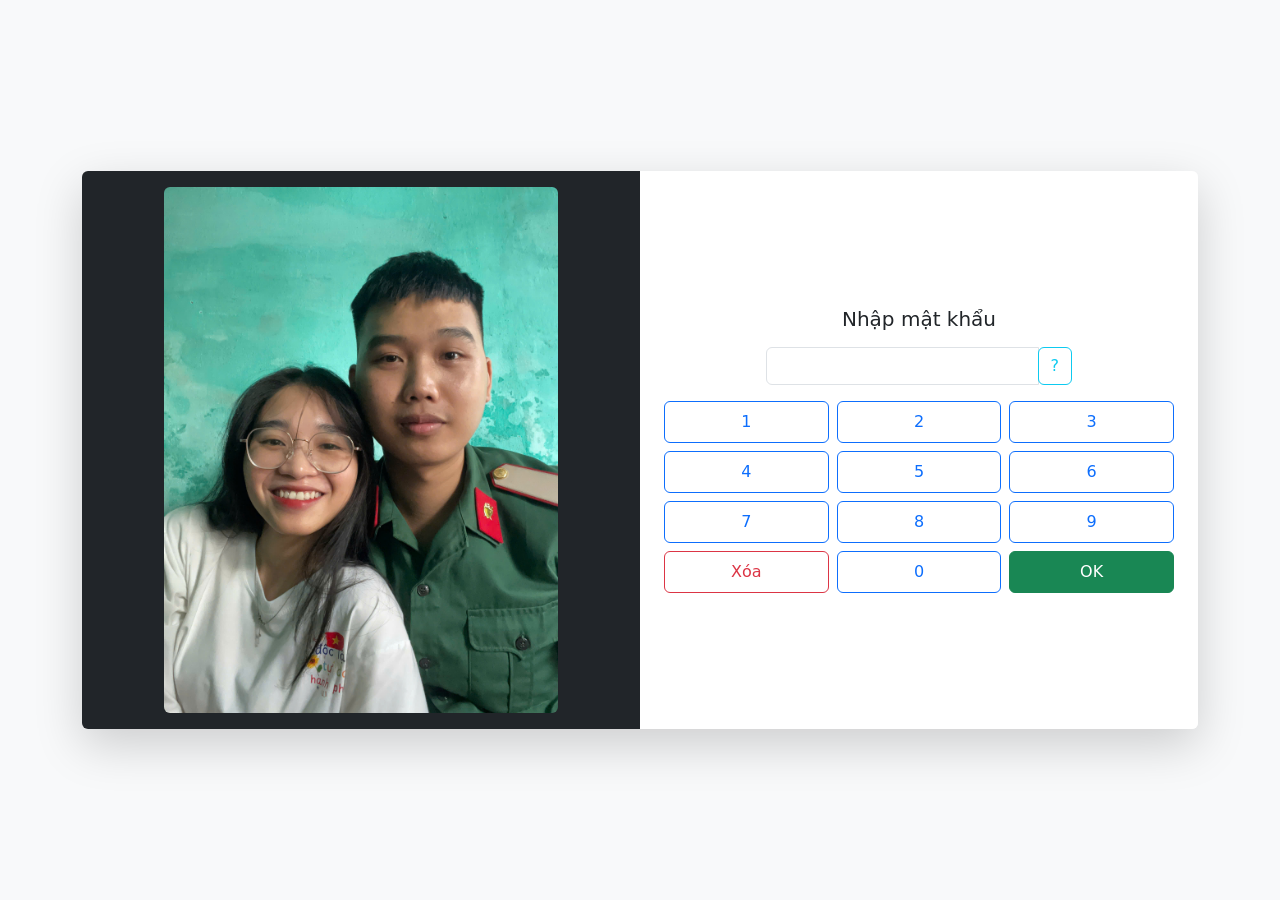
<file: login.html>
<!DOCTYPE html>
<html lang="vi">

<head>
  <meta charset="UTF-8">
  <meta name="viewport" content="width=device-width, initial-scale=1">
  <title>Màn hình nhập mật khẩu</title>
  <link href="https://cdn.jsdelivr.net/npm/bootstrap@5.3.3/dist/css/bootstrap.min.css" rel="stylesheet">
</head>

<body class="bg-light d-flex align-items-center min-vh-100 h-100">

  <div class="container-sm">
    <div class="row g-0 shadow-lg rounded overflow-hidden min-vh-75">

      <!-- Cột ảnh -->
      <div class="col-12 col-md-6 d-flex align-items-center justify-content-center bg-dark p-3">
        <img src="./images/album-5.jpg" class="img-fluid w-75 rounded" alt="Ảnh minh họa">
      </div>

      <!-- Cột nhập mật khẩu -->
      <div class="col-12 col-md-6 bg-white p-4 d-flex flex-column align-items-center justify-content-center">
        <h5 class="mb-3 text-center">Nhập mật khẩu</h5>
        <div class="input-group" style="width: 60%;">
          <input type="text" readonly class="form-control text-center mb-3" maxlength="6" id="passwordText" placeholder="" aria-describedby="">
          <div class="input-group-prepend">
            <div class="input-group-text btn btn-outline-info" data-bs-toggle="tooltip" data-bs-trigger="click" disable id="btnGroupAddon" data-toggle="tooltip" data-placement="top" title="Ngày mình yêu nhau">?</div>
          </div>

        </div>
        <div class="container px-0">
          <div class="row row-cols-3 g-2">
            <div class="col"><button class="btn btn-outline-primary w-100 py-2" id="1"
                onclick="btnNumber(this.id)">1</button></div>
            <div class="col"><button class="btn btn-outline-primary w-100 py-2" id="2"
                onclick="btnNumber(this.id)">2</button></div>
            <div class="col"><button class="btn btn-outline-primary w-100 py-2" id="3"
                onclick="btnNumber(this.id)">3</button></div>
            <div class="col"><button class="btn btn-outline-primary w-100 py-2" id="4"
                onclick="btnNumber(this.id)">4</button></div>
            <div class="col"><button class="btn btn-outline-primary w-100 py-2" id="5"
                onclick="btnNumber(this.id)">5</button></div>
            <div class="col"><button class="btn btn-outline-primary w-100 py-2" id="6"
                onclick="btnNumber(this.id)">6</button></div>
            <div class="col"><button class="btn btn-outline-primary w-100 py-2" id="7"
                onclick="btnNumber(this.id)">7</button></div>
            <div class="col"><button class="btn btn-outline-primary w-100 py-2" id="8"
                onclick="btnNumber(this.id)">8</button></div>
            <div class="col"><button class="btn btn-outline-primary w-100 py-2" id="9"
                onclick="btnNumber(this.id)">9</button></div>
            <div class="col"><button class="btn btn-outline-danger w-100 py-2" id="Xóa"
                onclick="btnNumber(this.id)">Xóa</button></div>
            <div class="col"><button class="btn btn-outline-primary w-100 py-2" id="0"
                onclick="btnNumber(this.id)">0</button></div>
            <div class="col"><button class="btn btn-success w-100 py-2" id="OK" onclick="btnNumber(this.id)">OK</button>
            </div>
          </div>
        </div>
      </div>

    </div>
  </div>
  <script src="./login.js" defer></script>

  <script src="https://cdn.jsdelivr.net/npm/bootstrap@5.3.3/dist/js/bootstrap.bundle.min.js" defer></script>
</body>

</html>
</file>
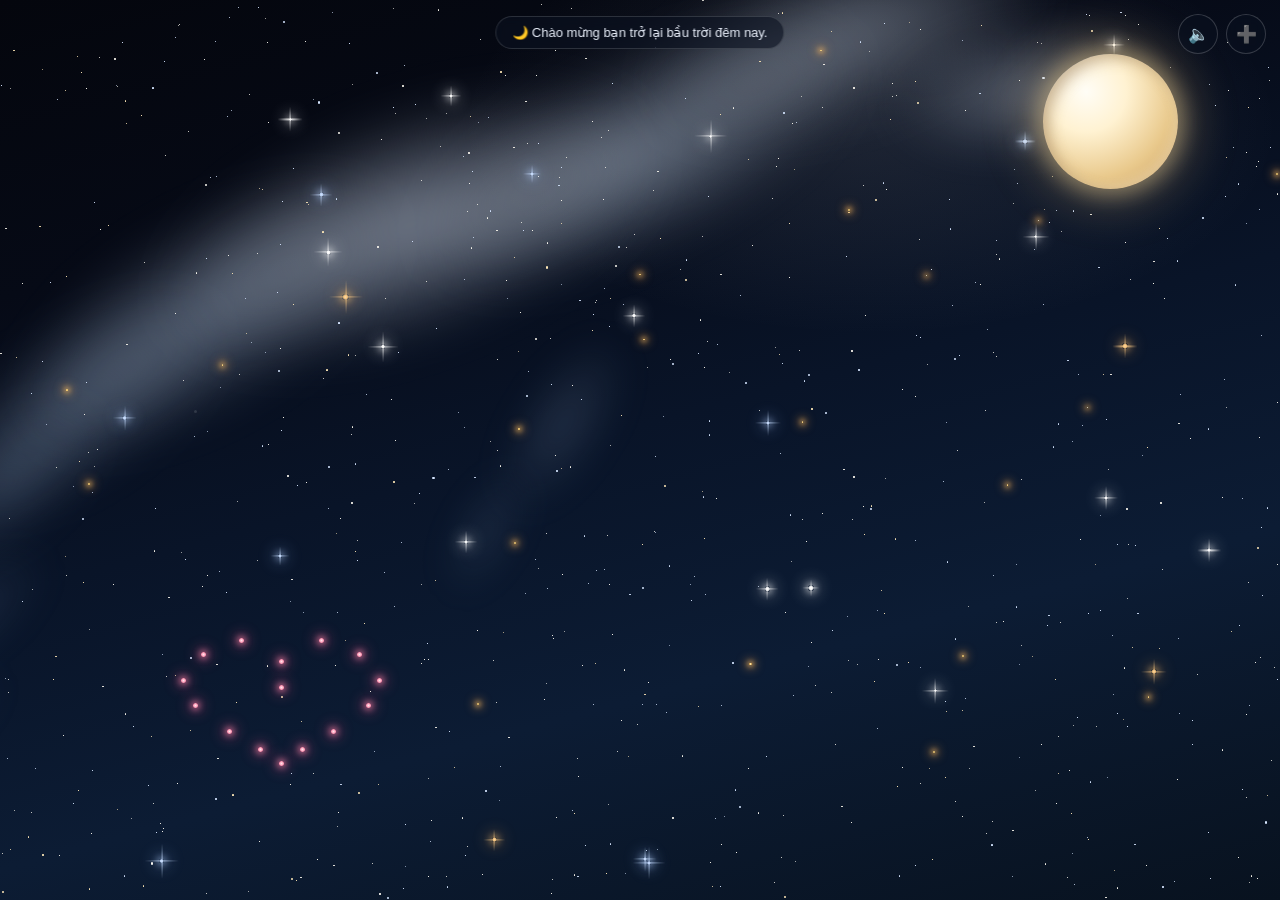
<file: sky-light.html>
<!DOCTYPE html>
<html lang="vi">
<head>
<meta charset="UTF-8">
<meta name="viewport" content="width=device-width, initial-scale=1.0">
<title>Bầu trời sao lấp lánh</title>
<style>
  * { margin: 0; padding: 0; box-sizing: border-box; }

  html, body {
    width: 100%;
    height: 100%;
    overflow: hidden;
    background: #04060d;
  }

  .sky {
    position: relative;
    width: 100vw;
    height: 100vh;
    overflow: hidden;
    background:
      radial-gradient(ellipse 55% 40% at 68% 14%, rgba(195, 210, 230, 0.12), transparent 58%),
      linear-gradient(165deg, #04060d 0%, #060a16 24%, #091428 48%, #0c1c34 70%, #08121f 100%);
  }

  /* ---------- TINH VÂN (nhiều dải mây riêng, xoay góc để có hình sợi tự nhiên) ---------- */
  .clouds {
    position: absolute;
    inset: 0;
    z-index: 1;
    will-change: transform;
    transform: translate3d(0, 0, 0);
  }
  .wisp {
    position: absolute;
    border-radius: 50%;
    mix-blend-mode: screen;
    filter: blur(var(--blur, 22px));
    transform: rotate(var(--rot, 0deg));
  }

  /* ---------- SAO ---------- */
  .stars { position: absolute; inset: 0; z-index: 2; will-change: transform; transform: translate3d(0, 0, 0); }

  .star-hit {
    position: absolute;
    width: 24px;
    height: 24px;
    transform: translate(-50%, -50%);
    display: flex;
    align-items: center;
    justify-content: center;
    cursor: pointer;
    -webkit-tap-highlight-color: transparent;
  }
  .star {
    border-radius: 50%;
    background: #fdfaf0;
    animation: twinkle var(--dur, 3s) ease-in-out infinite;
    animation-delay: var(--delay, 0s);
  }
  .star.warm { background: #ffe9b8; }
  .star.blue { background: #d6e6ff; }
  .star.gold {
    background: radial-gradient(circle, #fff6da, #ffcf6b 55%, #ffab3d);
    box-shadow:
      0 0 5px 1.5px rgba(255, 195, 100, 0.8),
      0 0 10px 4px rgba(255, 170, 80, 0.35);
  }

  /* Sao sáng có tia chéo kiểu ảnh chụp thiên văn */
  .star.spike {
    background: radial-gradient(circle, #ffffff 0%, rgba(255, 255, 255, 0.85) 42%, transparent 72%);
    box-shadow: 0 0 7px 2px rgba(255, 255, 255, 0.6), 0 0 16px 6px rgba(255, 255, 255, 0.22);
  }
  .star.spike.blue {
    background: radial-gradient(circle, #eaf3ff 0%, rgba(185, 212, 255, 0.85) 42%, transparent 72%);
    box-shadow: 0 0 7px 2px rgba(180, 210, 255, 0.55), 0 0 16px 6px rgba(160, 195, 255, 0.2);
  }
  .star.spike.gold {
    background: radial-gradient(circle, #fff1cf 0%, rgba(255, 197, 115, 0.85) 42%, transparent 72%);
    box-shadow: 0 0 7px 2px rgba(255, 195, 110, 0.55), 0 0 16px 6px rgba(255, 175, 90, 0.2);
  }
  .star.spike::before,
  .star.spike::after {
    content: '';
    position: absolute;
    top: 50%;
    left: 50%;
    width: var(--spike-len, 24px);
    height: 1.2px;
    background: linear-gradient(90deg, transparent, rgba(255, 255, 255, 0.85) 50%, transparent);
    transform: translate(-50%, -50%);
  }
  .star.spike::after { transform: translate(-50%, -50%) rotate(90deg); }
  .star.spike.blue::before,
  .star.spike.blue::after {
    background: linear-gradient(90deg, transparent, rgba(200, 222, 255, 0.85) 50%, transparent);
  }
  .star.spike.gold::before,
  .star.spike.gold::after {
    background: linear-gradient(90deg, transparent, rgba(255, 205, 135, 0.85) 50%, transparent);
  }

  @keyframes starBurst {
    0%   { transform: scale(1);   filter: brightness(1); }
    45%  { transform: scale(2.4); filter: brightness(2.2); }
    100% { transform: scale(1);   filter: brightness(1); }
  }
  .star-hit.burst .star { animation: starBurst 0.7s cubic-bezier(0.22, 1, 0.36, 1); }

  @keyframes twinkle {
    0%, 100% { opacity: var(--min, 0.25); transform: scale(0.8); }
    50%      { opacity: 1;                transform: scale(1.2); }
  }

  @media (prefers-reduced-motion: reduce) {
    .star { animation: none; opacity: 0.7; }
    .star-hit.burst .star { animation: none; }
  }

  /* ---------- SAO BĂNG ---------- */
  .shooting-stars {
    position: absolute;
    inset: 0;
    z-index: 4;
    pointer-events: none;
  }
  .shooting-star {
    position: absolute;
    top: 0;
    left: 0;
    width: 120px;
    height: 28px;
    margin-top: -14px;
    transform-origin: 0% 50%;
    opacity: 0;
    pointer-events: auto;
    cursor: pointer;
  }
  .shooting-star::before {
    content: '';
    position: absolute;
    top: 50%;
    left: 0;
    width: 120px;
    height: 4px;
    transform: translateY(-50%);
    border-radius: 4px;
    background: linear-gradient(90deg, rgba(255, 255, 255, 0) 0%, rgba(255, 255, 255, 0.8) 78%, #fff 100%);
    filter: drop-shadow(0 0 5px rgba(255, 255, 255, 0.7));
  }
  .shooting-star.flying { animation: shootMove var(--flight, 1.3s) linear forwards; }
  .shooting-star.caught { animation: shootCaught 0.22s ease-out forwards; }

  @keyframes shootMove {
    0%   { transform: rotate(var(--angle)) translateX(-20px); opacity: 0; }
    6%   { opacity: 1; }
    82%  { opacity: 1; }
    100% { transform: rotate(var(--angle)) translateX(60vmax); opacity: 0; }
  }
  @keyframes shootCaught {
    0%   { transform: rotate(var(--angle)) scale(1);   filter: brightness(2.6); opacity: 1; }
    100% { transform: rotate(var(--angle)) scale(2.4); filter: brightness(0.4); opacity: 0; }
  }

  /* ---------- POPUP LỜI CHÚC ---------- */
  .popup {
    position: fixed;
    left: 50%;
    bottom: 9%;
    transform: translate(-50%, 12px) scale(0.94);
    max-width: 78%;
    padding: 12px 18px;
    border-radius: 14px;
    background: rgba(10, 18, 32, 0.72);
    border: 1px solid rgba(255, 210, 140, 0.35);
    box-shadow: 0 0 24px rgba(255, 200, 120, 0.18), 0 8px 24px rgba(0, 0, 0, 0.35);
    backdrop-filter: blur(6px);
    color: #fdf3df;
    font-family: -apple-system, BlinkMacSystemFont, "Segoe UI", sans-serif;
    font-size: 15px;
    line-height: 1.5;
    text-align: center;
    white-space: pre-line;
    opacity: 0;
    pointer-events: none;
    transition: opacity 0.4s cubic-bezier(0.16, 1, 0.3, 1), transform 0.4s cubic-bezier(0.16, 1, 0.3, 1);
    z-index: 10;
  }
  .popup.show {
    opacity: 1;
    transform: translate(-50%, 0) scale(1);
    pointer-events: auto;
    cursor: pointer;
  }
  .popup.rare {
    border-color: rgba(255, 235, 180, 0.75);
    box-shadow: 0 0 34px rgba(255, 210, 130, 0.4), 0 8px 24px rgba(0, 0, 0, 0.35);
  }

  /* ---------- CHÒM SAO KỶ NIỆM (hình trái tim, cố định) ---------- */
  .heart-line {
    position: absolute;
    z-index: 2;
    pointer-events: none;
    opacity: 0.35;
  }
  .star.heart {
    background: radial-gradient(circle, #ffe3ec, #ff9db8 55%, #ff5c8a);
    box-shadow: 0 0 6px 2px rgba(255, 130, 170, 0.65), 0 0 14px 5px rgba(255, 90, 140, 0.3);
    animation: heartGlow 2.8s ease-in-out infinite;
  }
  @keyframes heartGlow {
    0%, 100% { opacity: 0.6; transform: scale(0.9); }
    50%      { opacity: 1;   transform: scale(1.25); }
  }

  /* ---------- MẶT TRĂNG (bấm để nghe chuyện) ---------- */
  .moon {
    position: absolute;
    top: 6%;
    right: 8%;
    width: 15vmin;
    height: 15vmin;
    border-radius: 50%;
    z-index: 3;
    cursor: pointer;
    background: radial-gradient(circle at 32% 28%, #fffdf6 0%, #fff2d2 30%, #e9c98c 65%, #c79a5c 100%);
    box-shadow:
      inset 6px 5px 14px rgba(110, 75, 40, 0.35),
      inset -4px -4px 10px rgba(255, 250, 230, 0.3),
      0 0 20px 6px rgba(255, 225, 160, 0.4),
      0 0 46px 18px rgba(255, 210, 130, 0.22);
    transition: transform 0.25s ease;
  }
  .moon:hover, .moon:active { transform: scale(1.06); }

  /* ---------- NÚT ĐIỀU KHIỂN GÓC MÀN HÌNH ---------- */
  .controls {
    position: fixed;
    top: max(14px, env(safe-area-inset-top));
    right: 14px;
    z-index: 12;
    display: flex;
    gap: 8px;
  }
  .ctrl-btn {
    width: 40px;
    height: 40px;
    border-radius: 50%;
    border: 1px solid rgba(255, 255, 255, 0.18);
    background: rgba(10, 18, 32, 0.55);
    backdrop-filter: blur(6px);
    color: #fdf3df;
    font-size: 17px;
    display: flex;
    align-items: center;
    justify-content: center;
    cursor: pointer;
  }
  .ctrl-btn.active { border-color: rgba(255, 210, 140, 0.6); }

  /* ---------- BANNER THEO THỜI ĐIỂM MỞ WEB ---------- */
  .greeting {
    position: fixed;
    left: 50%;
    top: max(16px, env(safe-area-inset-top));
    transform: translate(-50%, -12px);
    max-width: 84%;
    padding: 8px 16px;
    border-radius: 20px;
    background: rgba(10, 18, 32, 0.6);
    border: 1px solid rgba(255, 255, 255, 0.14);
    backdrop-filter: blur(6px);
    color: #eaf0fb;
    font-family: -apple-system, BlinkMacSystemFont, "Segoe UI", sans-serif;
    font-size: 13px;
    text-align: center;
    opacity: 0;
    pointer-events: none;
    transition: opacity 0.5s ease, transform 0.5s ease;
    z-index: 11;
  }
  .greeting.show { opacity: 1; transform: translate(-50%, 0); }

  /* ---------- MODAL DÙNG CHUNG (tạo sao / chuyện trăng / điều ước sao băng) ---------- */
  .overlay {
    position: fixed;
    inset: 0;
    background: rgba(3, 6, 12, 0.62);
    backdrop-filter: blur(3px);
    display: flex;
    align-items: center;
    justify-content: center;
    padding: 24px;
    opacity: 0;
    pointer-events: none;
    transition: opacity 0.25s ease;
    z-index: 20;
  }
  .overlay.show { opacity: 1; pointer-events: auto; }
  .modal {
    width: 100%;
    max-width: 360px;
    padding: 22px 20px;
    border-radius: 18px;
    background: linear-gradient(165deg, rgba(16, 24, 42, 0.96), rgba(9, 14, 26, 0.96));
    border: 1px solid rgba(255, 255, 255, 0.12);
    box-shadow: 0 20px 60px rgba(0, 0, 0, 0.5);
    color: #eef2fb;
    font-family: -apple-system, BlinkMacSystemFont, "Segoe UI", sans-serif;
    transform: translateY(10px) scale(0.97);
    transition: transform 0.25s ease;
  }
  .overlay.show .modal { transform: translateY(0) scale(1); }
  .modal h3 { font-size: 16px; margin-bottom: 6px; font-weight: 600; }
  .modal p.sub { font-size: 12.5px; color: #9aa7c2; margin-bottom: 14px; line-height: 1.5; }
  .modal textarea, .modal input {
    width: 100%;
    background: rgba(255, 255, 255, 0.06);
    border: 1px solid rgba(255, 255, 255, 0.14);
    border-radius: 10px;
    padding: 10px 12px;
    color: #fff;
    font-size: 14px;
    font-family: inherit;
    resize: none;
    margin-bottom: 10px;
  }
  .modal textarea { height: 74px; }
  .modal .row { display: flex; gap: 8px; }
  .modal .row button { flex: 1; }
  .modal button.primary, .modal button.secondary {
    padding: 10px 14px;
    border-radius: 10px;
    border: none;
    font-size: 13.5px;
    font-weight: 600;
    cursor: pointer;
  }
  .modal button.primary {
    background: linear-gradient(135deg, #ffdf8e, #ffab3d);
    color: #2a1a05;
  }
  .modal button.secondary {
    background: rgba(255, 255, 255, 0.08);
    color: #cfd7ea;
  }
  .modal .story-text {
    font-size: 14px;
    line-height: 1.7;
    color: #e6ebf7;
    white-space: pre-wrap;
  }
  .modal .story-meta {
    margin-top: 12px;
    font-size: 11.5px;
    color: #8b96b3;
  }

  /* Sao do người dùng tự tạo — có nhịp phát sáng riêng, khác twinkle thường */
  .star.user-made {
    background: radial-gradient(circle, #fff8e6, #ffd98a 55%, #ffb14d);
    box-shadow: 0 0 8px 3px rgba(255, 200, 110, 0.55);
    animation: userGlow 2.6s ease-in-out infinite;
  }
  @keyframes userGlow {
    0%, 100% { opacity: 0.55; transform: scale(0.9); }
    50%      { opacity: 1;    transform: scale(1.25); }
  }

  /* Sao bí mật (easter egg) - gần như vô hình cho tới khi được gợi ý */
  .secret-star {
    position: absolute;
    width: 3px;
    height: 3px;
    border-radius: 50%;
    background: #fff;
    opacity: 0.12;
    z-index: 5;
    cursor: pointer;
  }
</style>
</head>
<body>
  <div class="sky">
    <div class="clouds"></div>
    <div class="stars" id="stars"></div>
    <div class="moon" id="moon"></div>
    <div class="shooting-stars" id="shootingStars"></div>
  </div>

  <div class="controls">
    <button class="ctrl-btn" id="soundBtn" title="Âm thanh">🔈</button>
    <button class="ctrl-btn" id="addStarBtn" title="Tạo ngôi sao của bạn">➕</button>
  </div>

  <div class="greeting" id="greeting"></div>

  <div class="popup" id="popup"><span id="popup-text"></span></div>

  <!-- Modal: tạo ngôi sao của riêng bạn -->
  <div class="overlay" id="createOverlay">
    <div class="modal">
      <h3>Gửi một điều gì đó lên bầu trời</h3>
      <p class="sub">Viết một lời nhắn, nó sẽ hoá thành một ngôi sao mới — mở lại trang này, ngôi sao vẫn còn ở đó.</p>
      <textarea id="createMsg" maxlength="140" placeholder="Hãy cố gắng nhé, tương lai đang chờ bạn..."></textarea>
      <input id="createAuthor" maxlength="30" placeholder="Tên bạn (không bắt buộc)">
      <div class="row">
        <button class="secondary" id="createCancel">Để sau</button>
        <button class="primary" id="createSubmit">✨ Gửi lên bầu trời</button>
      </div>
    </div>
  </div>

  <!-- Modal: trăng kể chuyện -->
  <div class="overlay" id="moonOverlay">
    <div class="modal">
      <h3 id="moonTitle">🌕 Mặt trăng hôm nay kể rằng</h3>
      <p class="story-text" id="moonStory"></p>
      <p class="story-meta" id="moonMeta"></p>
      <div class="row" style="margin-top:16px;">
        <button class="primary" id="moonClose" style="width:100%;">Cảm ơn trăng</button>
      </div>
    </div>
  </div>

  <!-- Modal: viết điều ước thả theo sao băng -->
  <div class="overlay" id="wishOverlay">
    <div class="modal">
      <h3>☄️ Một điều ước sắp bay lên</h3>
      <p class="sub">Viết điều bạn ước, rồi thả nó lên bầu trời cùng sao băng.</p>
      <textarea id="wishInput" maxlength="120" placeholder="Ngày mai sẽ tốt đẹp hơn hôm nay..."></textarea>
      <div class="row">
        <button class="secondary" id="wishCancel">Thôi</button>
        <button class="primary" id="wishSubmit">Thả lên bầu trời</button>
      </div>
    </div>
  </div>

  <!-- Modal: bí mật -->
  <div class="overlay" id="secretOverlay">
    <div class="modal">
      <h3>🌟 Bạn đã tìm thấy ngôi sao bí mật</h3>
      <p class="story-text">Không phải ai cũng nhìn thấy nó.<br>Điều đó có nghĩa là bạn rất kiên nhẫn.</p>
      <div class="row" style="margin-top:16px;">
        <button class="primary" id="secretClose" style="width:100%;">🪐</button>
      </div>
    </div>
  </div>

<script>
  const container = document.getElementById('stars');
  const frag = document.createDocumentFragment();

  function makeStar({ cls, minSize, maxSize, minDur, maxDur, maxTop }) {
    const hit = document.createElement('div');
    hit.className = 'star-hit';
    hit.style.left = (Math.random() * 100).toFixed(2) + '%';
    hit.style.top = (Math.random() * (maxTop || 100)).toFixed(2) + '%';

    const el = document.createElement('div');
    el.className = 'star ' + cls;
    const size = (Math.random() * (maxSize - minSize) + minSize).toFixed(2);
    el.style.width = size + 'px';
    el.style.height = size + 'px';
    el.style.setProperty('--min', (Math.random() * 0.35 + 0.15).toFixed(2));
    el.style.setProperty('--dur', (Math.random() * (maxDur - minDur) + minDur).toFixed(2) + 's');
    el.style.setProperty('--delay', (Math.random() * 5).toFixed(2) + 's');

    hit.appendChild(el);
    return hit;
  }

  // ---------- Tinh vân: các dải mây riêng, đặt + xoay góc theo đúng bố cục ảnh mẫu ----------
  const cloudsContainer = document.querySelector('.clouds');
  const wisps = [
    { top:  4, left: 66, w: 46, h: 18, rot: -18, blur: 24, c: '215,228,244', a: 0.40 },
    { top: 10, left: 80, w: 30, h: 14, rot:  -8, blur: 20, c: '225,235,248', a: 0.34 },
    { top: 17, left: 50, w: 52, h: 20, rot: -26, blur: 24, c: '205,222,242', a: 0.48 },
    { top: 25, left: 32, w: 56, h: 24, rot: -20, blur: 26, c: '218,230,248', a: 0.55 },
    { top: 35, left: 16, w: 46, h: 20, rot: -30, blur: 24, c: '190,210,236', a: 0.42 },
    { top: 45, left:  6, w: 36, h: 16, rot: -34, blur: 22, c: '170,195,226', a: 0.32 },
    { top: 54, left:  0, w: 26, h: 12, rot: -38, blur: 20, c: '150,178,212', a: 0.24 },
    { top: 47, left: 44, w: 22, h:  9, rot: -58, blur: 18, c: '150,178,212', a: 0.20 },
    { top: 59, left: 38, w: 16, h:  7, rot: -62, blur: 16, c: '130,160,198', a: 0.15 },
    { top: 68, left: -2, w: 20, h:  8, rot: -40, blur: 18, c: '120,150,188', a: 0.17 },
    { top: 80, left: -4, w: 16, h:  6, rot: -44, blur: 16, c: '105,135,175', a: 0.12 }
  ];
  wisps.forEach((w) => {
    const d = document.createElement('div');
    d.className = 'wisp';
    d.style.width = w.w + 'vmin';
    d.style.height = w.h + 'vmin';
    d.style.left = w.left + '%';
    d.style.top = w.top + '%';
    d.style.marginLeft = (-w.w / 2) + 'vmin';
    d.style.marginTop = (-w.h / 2) + 'vmin';
    d.style.setProperty('--rot', w.rot + 'deg');
    d.style.setProperty('--blur', w.blur + 'px');
    d.style.background = `radial-gradient(ellipse at center, rgba(${w.c}, ${w.a}), transparent 72%)`;
    cloudsContainer.appendChild(d);
  });

  // Sao nhỏ li ti - phủ dày đặc toàn bộ khung hình như ảnh mẫu (tier: small)
  const tinyPalette = ['', '', '', 'blue', 'blue', 'warm'];
  for (let i = 0; i < 680; i++) {
    const cls = tinyPalette[Math.floor(Math.random() * tinyPalette.length)];
    const hit = makeStar({ cls, minSize: 0.3, maxSize: 1.5, minDur: 2, maxDur: 5 });
    hit.dataset.tier = 'small';
    frag.appendChild(hit);
  }

  // Sao nhỏ-vừa, màu rõ hơn một chút (tier: small)
  const smallPalette = ['', 'blue', 'blue', 'warm', 'gold'];
  for (let i = 0; i < 140; i++) {
    const cls = smallPalette[Math.floor(Math.random() * smallPalette.length)];
    const hit = makeStar({ cls, minSize: 1, maxSize: 2.2, minDur: 2.5, maxDur: 5 });
    hit.dataset.tier = 'small';
    frag.appendChild(hit);
  }

  // Sao sáng có tia chéo (diffraction spike) rải khắp khung hình (tier: bright - có câu chuyện nhỏ)
  const spikeTints = ['', '', '', 'blue', 'blue', 'gold'];
  for (let i = 0; i < 24; i++) {
    const tint = spikeTints[Math.floor(Math.random() * spikeTints.length)];
    const hit = makeStar({ cls: ('spike ' + tint).trim(), minSize: 3, maxSize: 6, minDur: 3, maxDur: 6, maxTop: 98 });
    hit.firstChild.style.setProperty('--spike-len', (Math.random() * 20 + 16).toFixed(1) + 'px');
    hit.dataset.tier = 'bright';
    frag.appendChild(hit);
  }

  // Vài sao "đinh" đặt đúng vị trí nổi bật như trong ảnh mẫu (tier: special - lời nhắn bí mật)
  const signatureStars = [
    { left: 27, top: 33, cls: 'spike gold', size: 6.5, spikeLen: 34 },
    { left: 87, top: 5,  cls: 'spike',      size: 4,   spikeLen: 22 },
    { left: 60, top: 47, cls: 'spike blue', size: 4.5, spikeLen: 26 }
  ];
  signatureStars.forEach((s) => {
    const hit = makeStar({ cls: s.cls, minSize: s.size, maxSize: s.size, minDur: 3, maxDur: 5 });
    hit.style.left = s.left + '%';
    hit.style.top = s.top + '%';
    hit.firstChild.style.setProperty('--spike-len', s.spikeLen + 'px');
    hit.dataset.tier = 'special';
    frag.appendChild(hit);
  });

  container.appendChild(frag);

  // ---------- Bấm vào một ngôi sao bất kỳ để nhận lời chúc ngẫu nhiên ----------
  const messages = [
    '✨ Điều ước của bạn vừa được gửi đi rồi đó.',
    '🌙 Ngủ ngon đêm nay, mai sẽ là một ngày đẹp trời.',
    '⭐ Ánh sáng từ ngôi sao này đã bay hàng triệu năm mới tới đây.',
    '🌠 Nhắm mắt lại, ước một điều... xong chưa nào?',
    '💫 Có một ngôi sao mang tên bạn, lấp lánh y như vậy đó.',
    '✨ Vũ trụ vừa nghe thấy lời bạn thì thầm.',
    '🌟 Hôm nay là một ngày may mắn, tin mình đi.',
    '🌌 Dải Ngân Hà có khoảng 100 tỷ ngôi sao — bạn vừa chạm vào một trong số đó.',
    '🌌 Tinh vân xa xôi ngoài kia cũng đang lặng lẽ dõi theo bạn.',
    '⭐ Mỗi lần một ngôi sao lấp lánh, lại có một điều ước mới ra đời.',
    '✨ Bạn vừa đánh thức một ngôi sao đang ngủ quên.',
    '💛 Gửi bạn chút ánh sáng ấm áp giữa trời đêm.',
    '🌠 May mắn sẽ đến khi bạn ít mong đợi nhất.',
    '🌟 Ngôi sao lấp lánh nhất, chính là ngôi sao bạn vừa chọn.'
  ];

  const popup = document.getElementById('popup');
  const popupText = document.getElementById('popup-text');
  let lastIndex = -1;
  let hideTimer = null;

  function randomMessage() {
    let idx;
    do { idx = Math.floor(Math.random() * messages.length); } while (idx === lastIndex);
    lastIndex = idx;
    return messages[idx];
  }

  const rareMessages = [
    '🌠 Bạn vừa bắt được một sao băng — điều ước này chắc chắn linh nghiệm!',
    '💫 Sao băng hiếm hoi vừa ghé qua bầu trời của bạn.',
    '✨ Không phải ai cũng bắt kịp một sao băng đâu, may mắn thật đấy.',
    '🌟 Ước gì thì ước thật nhanh, sao băng sắp tắt rồi!'
  ];
  let lastRareIndex = -1;

  function randomRareMessage() {
    let idx;
    do { idx = Math.floor(Math.random() * rareMessages.length); } while (idx === lastRareIndex);
    lastRareIndex = idx;
    return rareMessages[idx];
  }

  // Tier "bright" - sao có tia sáng, kể một câu chuyện nhỏ kèm dấu thời gian thật
  const brightMessages = [
    'Đừng quên rằng bạn đã đi được xa hơn bạn nghĩ.',
    'Có những ngày chỉ cần bạn còn cố gắng, vậy là đủ rồi.',
    'Ánh sáng bạn thấy hôm nay đã bắt đầu từ rất lâu — giống như mọi cố gắng âm thầm của bạn.',
    'Không ai nhìn thấy hết những gì bạn đã trải qua để đứng ở đây.',
    'Cứ đi tiếp đi, bầu trời vẫn luôn dõi theo bạn.',
    'Điều tốt đẹp thường đến sau những ngày tưởng như vô nghĩa nhất.'
  ];
  let lastBrightIndex = -1;

  function randomBrightMessage() {
    let idx;
    do { idx = Math.floor(Math.random() * brightMessages.length); } while (idx === lastBrightIndex);
    lastBrightIndex = idx;
    const t = new Date();
    const hh = String(t.getHours()).padStart(2, '0');
    const mm = String(t.getMinutes()).padStart(2, '0');
    return `✨ Một ngôi sao đang gửi tín hiệu...\n\n"${brightMessages[idx]}"\n\n— Gửi từ bầu trời lúc ${hh}:${mm}`;
  }

  // Tier "special" - chỉ vài ngôi sao đinh, mang lời nhắn bí mật riêng
  const specialMessages = [
    'Đây là một trong những ngôi sao hiếm hoi biết giữ bí mật.\n\nNó muốn nói với bạn: bạn xứng đáng được nghỉ ngơi, không cần lý do gì cả.',
    'Ngôi sao này chỉ sáng lên khi có người thật sự cần một lời an ủi.\n\nVà lúc này, đó là bạn.',
    'Nếu vũ trụ có thể thì thầm một điều, có lẽ nó sẽ nói:\n\n"Cảm ơn vì bạn vẫn còn ở đây."'
  ];
  let lastSpecialIndex = -1;

  function randomSpecialMessage() {
    let idx;
    do { idx = Math.floor(Math.random() * specialMessages.length); } while (idx === lastSpecialIndex);
    lastSpecialIndex = idx;
    return '🌟 ' + specialMessages[idx];
  }

  function showPopup(opts) {
    opts = opts || {};
    let variant = '';
    if (opts.custom) {
      popupText.textContent = '✨ ' + opts.custom + (opts.author ? `\n\n— từ ${opts.author}` : '');
      variant = 'rare';
    } else if (opts.rare) {
      popupText.textContent = randomRareMessage();
      variant = 'rare';
    } else if (opts.tier === 'bright') {
      popupText.textContent = randomBrightMessage();
      variant = 'bright';
    } else if (opts.tier === 'special') {
      popupText.textContent = randomSpecialMessage();
      variant = 'rare';
    } else {
      popupText.textContent = randomMessage();
    }
    popup.classList.toggle('rare', variant === 'rare');
    popup.classList.add('show');
    clearTimeout(hideTimer);
    hideTimer = setTimeout(() => popup.classList.remove('show'), opts.custom || opts.tier ? 4200 : 3200);
  }

  container.addEventListener('click', (e) => {
    const hit = e.target.closest('.star-hit');
    if (!hit) return;

    hit.classList.remove('burst');
    void hit.offsetWidth; // ép reflow để hiệu ứng chạy lại nếu bấm liên tiếp
    hit.classList.add('burst');
    setTimeout(() => hit.classList.remove('burst'), 650);

    if (typeof playChime === 'function') playChime();

    if (hit.dataset.custom) {
      showPopup({ custom: hit.dataset.custom, author: hit.dataset.author });
    } else {
      showPopup({ tier: hit.dataset.tier });
    }
  });

  popup.addEventListener('click', () => {
    clearTimeout(hideTimer);
    popup.classList.remove('show');
  });

  const reduceMotion = window.matchMedia('(prefers-reduced-motion: reduce)').matches;

  // ---------- Sao băng bất chợt ----------
  const shootingContainer = document.getElementById('shootingStars');

  function spawnShootingStar() {
    const el = document.createElement('div');
    el.className = 'shooting-star';

    const startLeft = (Math.random() * 55).toFixed(2);  // xuất phát từ nửa trên-trái
    const startTop = (Math.random() * 32).toFixed(2);
    const angle = (16 + Math.random() * 22).toFixed(1);  // chéo xuống dưới-phải
    const duration = (1 + Math.random() * 0.9).toFixed(2);

    el.style.left = startLeft + '%';
    el.style.top = startTop + '%';
    el.style.setProperty('--angle', angle + 'deg');
    el.style.setProperty('--flight', duration + 's');

    let settled = false;
    const remove = () => { if (el.parentNode) el.remove(); };

    el.addEventListener('click', (e) => {
      e.stopPropagation();
      if (settled) return;
      settled = true;

      // Đóng băng đúng vị trí đang bay dở, tránh bị giật lùi về điểm xuất phát
      const containerRect = shootingContainer.getBoundingClientRect();
      const rect = el.getBoundingClientRect();
      el.style.marginTop = '0px';
      el.style.left = (rect.left - containerRect.left) + 'px';
      el.style.top = (rect.top - containerRect.top) + 'px';

      el.classList.remove('flying');
      el.classList.add('caught');
      if (typeof playChime === 'function') playChime();
      setTimeout(() => { if (typeof openWishFlow === 'function') openWishFlow(); }, 260);
    });

    el.addEventListener('animationend', (e) => {
      if (e.animationName === 'shootMove') { settled = true; remove(); }
      if (e.animationName === 'shootCaught') remove();
    });

    shootingContainer.appendChild(el);
    requestAnimationFrame(() => el.classList.add('flying'));
  }

  function scheduleShootingStar() {
    const delay = 4000 + Math.random() * 7000; // 4–11 giây một lần
    setTimeout(() => {
      spawnShootingStar();
      scheduleShootingStar();
    }, delay);
  }
  if (!reduceMotion) scheduleShootingStar();

  // ---------- Thị sai (parallax) theo chuột / độ nghiêng máy ----------
  if (!reduceMotion) {
    const cloudsEl = document.querySelector('.clouds');
    const starsLayer = document.getElementById('stars');

    let targetX = 0, targetY = 0, curX = 0, curY = 0;
    let lastTime = performance.now();

    function tick(now) {
      const dt = Math.min(now - lastTime, 48); // giới hạn để tránh giật khi tab bị treo/khôi phục
      lastTime = now;
      const ease = 1 - Math.pow(0.001, dt / 1000); // lerp mượt, không phụ thuộc khung hình/giây

      curX += (targetX - curX) * ease;
      curY += (targetY - curY) * ease;
      cloudsEl.style.transform = `translate3d(${curX * 12}px, ${curY * 8}px, 0)`;
      starsLayer.style.transform = `translate3d(${curX * 22}px, ${curY * 16}px, 0)`;
      requestAnimationFrame(tick);
    }
    requestAnimationFrame(tick);

    window.addEventListener('mousemove', (e) => {
      targetX = (e.clientX / window.innerWidth - 0.5) * 2;
      targetY = (e.clientY / window.innerHeight - 0.5) * 2;
    });
    window.addEventListener('mouseleave', () => { targetX = 0; targetY = 0; });

    function handleOrientation(e) {
      if (e.gamma === null || e.beta === null) return;
      targetX = Math.max(-1, Math.min(1, e.gamma / 28));
      targetY = Math.max(-1, Math.min(1, (e.beta - 45) / 28));
    }

    function enableTilt() {
      if (typeof DeviceOrientationEvent !== 'undefined' && typeof DeviceOrientationEvent.requestPermission === 'function') {
        DeviceOrientationEvent.requestPermission()
          .then((state) => { if (state === 'granted') window.addEventListener('deviceorientation', handleOrientation); })
          .catch(() => {});
      } else if (typeof DeviceOrientationEvent !== 'undefined') {
        window.addEventListener('deviceorientation', handleOrientation);
      }
    }
    window.addEventListener('touchstart', enableTilt, { once: true });
    window.addEventListener('click', enableTilt, { once: true });
  }

  // ======================================================
  //  DATABASE (window.storage) — sao người dùng tạo, điều ước, tiến trình bí mật, lượt ghé
  // ======================================================
  async function dbGet(key) {
    try { const r = await window.storage.get(key); return r ? JSON.parse(r.value) : null; }
    catch (e) { return null; }
  }
  async function dbSet(key, value) {
    try { await window.storage.set(key, JSON.stringify(value)); return true; }
    catch (e) { console.error('Lỗi lưu dữ liệu:', e); return false; }
  }
  async function dbListKeys(prefix) {
    try { const r = await window.storage.list(prefix); return (r && r.keys) ? r.keys : []; }
    catch (e) { return []; }
  }

  function openOverlay(el) { el.classList.add('show'); }
  function closeOverlay(el) { el.classList.remove('show'); }

  document.querySelectorAll('.overlay').forEach((ov) => {
    ov.addEventListener('click', (e) => { if (e.target === ov) closeOverlay(ov); });
  });

  // ======================================================
  //  ÂM THANH BẦU TRỜI — tự tổng hợp bằng Web Audio, không phụ thuộc file ngoài
  // ======================================================
  let audioCtx = null;
  let windNodes = null;
  let soundOn = false;
  const soundBtn = document.getElementById('soundBtn');

  function ensureAudio() {
    if (!audioCtx) audioCtx = new (window.AudioContext || window.webkitAudioContext)();
    return audioCtx;
  }
  function startWind() {
    const ctx = ensureAudio();
    const bufferSize = 2 * ctx.sampleRate;
    const buffer = ctx.createBuffer(1, bufferSize, ctx.sampleRate);
    const data = buffer.getChannelData(0);
    for (let i = 0; i < bufferSize; i++) data[i] = Math.random() * 2 - 1;
    const noise = ctx.createBufferSource();
    noise.buffer = buffer;
    noise.loop = true;
    const filter = ctx.createBiquadFilter();
    filter.type = 'bandpass';
    filter.frequency.value = 420;
    filter.Q.value = 0.5;
    const gain = ctx.createGain();
    gain.gain.value = 0;
    noise.connect(filter).connect(gain).connect(ctx.destination);
    noise.start();
    gain.gain.linearRampToValueAtTime(0.05, ctx.currentTime + 1.4);
    windNodes = { noise, gain };
  }
  function stopWind() {
    if (!windNodes) return;
    const ctx = ensureAudio();
    windNodes.gain.gain.linearRampToValueAtTime(0, ctx.currentTime + 0.6);
    const n = windNodes.noise;
    setTimeout(() => { try { n.stop(); } catch (e) {} }, 700);
    windNodes = null;
  }
  function playChime() {
    if (!soundOn) return;
    const ctx = ensureAudio();
    const osc = ctx.createOscillator();
    const gain = ctx.createGain();
    osc.type = 'sine';
    osc.frequency.value = 760 + Math.random() * 260;
    gain.gain.value = 0.0001;
    osc.connect(gain).connect(ctx.destination);
    osc.start();
    gain.gain.exponentialRampToValueAtTime(0.05, ctx.currentTime + 0.02);
    gain.gain.exponentialRampToValueAtTime(0.0001, ctx.currentTime + 0.9);
    osc.frequency.exponentialRampToValueAtTime(osc.frequency.value * 1.5, ctx.currentTime + 0.9);
    osc.stop(ctx.currentTime + 0.95);
  }
  soundBtn.addEventListener('click', () => {
    soundOn = !soundOn;
    soundBtn.textContent = soundOn ? '🔊' : '🔈';
    soundBtn.classList.toggle('active', soundOn);
    if (soundOn) { startWind(); playChime(); } else { stopWind(); }
  });

  // ======================================================
  //  NGÔI SAO CỦA RIÊNG BẠN — tạo, lưu lại, hiện lại mỗi lần mở web
  // ======================================================
  const createOverlay = document.getElementById('createOverlay');
  const createMsgEl = document.getElementById('createMsg');
  const createAuthorEl = document.getElementById('createAuthor');

  function addUserStarToDOM(rec, isNew) {
    const hit = document.createElement('div');
    hit.className = 'star-hit';
    hit.style.left = rec.left + '%';
    hit.style.top = rec.top + '%';
    hit.dataset.custom = rec.message;
    if (rec.author) hit.dataset.author = rec.author;

    const el = document.createElement('div');
    el.className = 'star user-made';
    el.style.width = '5.5px';
    el.style.height = '5.5px';

    hit.appendChild(el);
    container.appendChild(hit);
    if (isNew) {
      hit.classList.add('burst');
      setTimeout(() => hit.classList.remove('burst'), 650);
    }
  }
  async function loadUserStars() {
    const keys = await dbListKeys('stars:');
    for (const key of keys) {
      const rec = await dbGet(key);
      if (rec && rec.message) addUserStarToDOM(rec, false);
    }
  }
  loadUserStars();

  document.getElementById('addStarBtn').addEventListener('click', () => {
    createMsgEl.value = '';
    createAuthorEl.value = '';
    openOverlay(createOverlay);
    setTimeout(() => createMsgEl.focus(), 250);
  });
  document.getElementById('createCancel').addEventListener('click', () => closeOverlay(createOverlay));
  document.getElementById('createSubmit').addEventListener('click', async () => {
    const msg = createMsgEl.value.trim();
    if (!msg) { createMsgEl.focus(); return; }
    const author = createAuthorEl.value.trim();
    const rec = {
      message: msg,
      author: author || null,
      left: +(10 + Math.random() * 80).toFixed(2),
      top: +(8 + Math.random() * 60).toFixed(2),
      created_at: new Date().toISOString()
    };
    await dbSet('stars:u' + Date.now() + Math.random().toString(36).slice(2, 7), rec);
    addUserStarToDOM(rec, true);
    closeOverlay(createOverlay);
    playChime();
    popupText.textContent = '✨ Một ngôi sao mới đã xuất hiện trên bầu trời.\nLần sau mở lại, nó vẫn ở đó.';
    popup.classList.add('rare', 'show');
    clearTimeout(hideTimer);
    hideTimer = setTimeout(() => popup.classList.remove('show'), 4200);
  });

  // ======================================================
  //  ĐIỀU ƯỚC THEO SAO BĂNG — viết điều ước rồi thả lên bầu trời, có lưu lại
  // ======================================================
  const wishOverlay = document.getElementById('wishOverlay');
  const wishInputEl = document.getElementById('wishInput');

  function openWishFlow() {
    wishInputEl.value = '';
    openOverlay(wishOverlay);
    setTimeout(() => wishInputEl.focus(), 250);
  }
  document.getElementById('wishCancel').addEventListener('click', () => {
    closeOverlay(wishOverlay);
    showPopup({ rare: true });
  });
  document.getElementById('wishSubmit').addEventListener('click', async () => {
    const text = wishInputEl.value.trim();
    closeOverlay(wishOverlay);
    if (!text) { showPopup({ rare: true }); return; }
    await dbSet('wishes:w' + Date.now() + Math.random().toString(36).slice(2, 7), { content: text, caught_at: new Date().toISOString() });
    popupText.textContent = `☄️ Điều ước "${text}" đã bay vào vũ trụ rồi.`;
    popup.classList.add('rare', 'show');
    clearTimeout(hideTimer);
    hideTimer = setTimeout(() => popup.classList.remove('show'), 4200);
    playChime();
  });

  // ======================================================
  //  MẶT TRĂNG KỂ CHUYỆN — pha trăng + câu chuyện đổi theo ngày (ổn định trong cùng 1 ngày)
  // ======================================================
  const MOON_PHASES = [
    { emoji: '🌑', label: 'Trăng non', stories: [
      'Có những ngày bạn không cần phải mạnh mẽ.\nChỉ cần tiếp tục bước đi.',
      'Trăng non không tỏa sáng, nhưng nó vẫn ở đó, chờ một chu kỳ mới bắt đầu. Bạn cũng vậy.'
    ]},
    { emoji: '🌒', label: 'Trăng khuyết', stories: [
      'Không phải lúc nào tròn đầy mới là đẹp.\nDở dang đôi khi cũng là một dạng đang lớn lên.',
      'Trăng khuyết đêm nay đang trên đường trở nên tròn đầy — chậm rãi, nhưng chắc chắn. Giống bạn.'
    ]},
    { emoji: '🌕', label: 'Trăng tròn', stories: [
      'Có những ngày bạn không cần phải mạnh mẽ.\nChỉ cần tiếp tục bước đi.',
      'Trăng tròn đêm nay soi sáng cả một vùng trời — nhưng nó cũng từng là một vệt trăng khuyết mờ nhạt. Mọi thứ đều cần thời gian.'
    ]},
    { emoji: '🌗', label: 'Trăng máu', stories: [
      'Ngay cả ánh trăng cũng có lúc đổi màu, chịu bóng tối che một phần mình. Rồi nó vẫn quay lại sáng như cũ.',
      'Trăng máu là lời nhắc: những giai đoạn tối tăm cũng chỉ là tạm thời, không phải mãi mãi.'
    ]},
    { emoji: '🔵', label: 'Trăng xanh', stories: [
      'Trăng xanh là một điều hiếm gặp — giống như những ngày mọi thứ bỗng dưng suôn sẻ. Trân trọng nó khi nó đến.',
      'Không phải tháng nào trăng xanh cũng xuất hiện. Hôm nay là một trong những lần hiếm hoi đó — của bạn.'
    ]}
  ];
  function seedFromDate(d) {
    const s = d.getFullYear() + '-' + d.getMonth() + '-' + d.getDate();
    let h = 0;
    for (let i = 0; i < s.length; i++) h = (h * 31 + s.charCodeAt(i)) >>> 0;
    return h;
  }
  function todayMoon() {
    const seed = seedFromDate(new Date());
    const phase = MOON_PHASES[seed % MOON_PHASES.length];
    const story = phase.stories[Math.floor(seed / MOON_PHASES.length) % phase.stories.length];
    return { phase, story };
  }

  const moonOverlay = document.getElementById('moonOverlay');
  document.getElementById('moon').addEventListener('click', () => {
    const { phase, story } = todayMoon();
    const d = new Date();
    document.getElementById('moonTitle').textContent = `${phase.emoji} Mặt trăng hôm nay kể rằng`;
    document.getElementById('moonStory').textContent = story;
    document.getElementById('moonMeta').textContent = `${phase.label} · ${String(d.getDate()).padStart(2, '0')}/${String(d.getMonth() + 1).padStart(2, '0')}`;
    openOverlay(moonOverlay);
    playChime();
  });
  document.getElementById('moonClose').addEventListener('click', () => closeOverlay(moonOverlay));

  // ======================================================
  //  EASTER EGG — ngôi sao bí mật, cần bấm đủ 7 lần mới mở khoá
  // ======================================================
  const secretOverlay = document.getElementById('secretOverlay');
  const secretStar = document.createElement('div');
  secretStar.className = 'secret-star';
  secretStar.style.left = (8 + Math.random() * 84).toFixed(2) + '%';
  secretStar.style.top = (10 + Math.random() * 78).toFixed(2) + '%';
  container.appendChild(secretStar);

  let secretCount = 0;
  dbGet('secret_progress').then((saved) => { if (saved) secretCount = saved.click_count || 0; });

  secretStar.addEventListener('click', async (e) => {
    e.stopPropagation();
    if (secretCount >= 7) { openOverlay(secretOverlay); return; }
    secretCount++;
    secretStar.style.opacity = Math.min(0.12 + secretCount * 0.03, 0.4);
    await dbSet('secret_progress', { click_count: secretCount, unlocked: secretCount >= 7 });
    if (secretCount >= 7) openOverlay(secretOverlay);
  });
  document.getElementById('secretClose').addEventListener('click', () => closeOverlay(secretOverlay));

  // ======================================================
  //  LỜI CHÀO THEO THỜI ĐIỂM MỞ WEB + GHI LƯỢT GHÉ
  // ======================================================
  (function initGreeting() {
    const hour = new Date().getHours();
    let text;
    if (hour >= 5 && hour < 11) text = '☀️ Chào buổi sáng — hẹn gặp lại khi màn đêm đến nhé.';
    else if (hour >= 11 && hour < 17) text = '🌤️ Bầu trời đang chờ đến tối để lấp lánh cho bạn xem.';
    else if (hour >= 17 && hour < 22) text = '🌙 Chào mừng bạn trở lại bầu trời đêm nay.';
    else text = '🌌 Khuya rồi — có vẻ hôm nay bạn đã cố gắng rất nhiều.';

    const g = document.getElementById('greeting');
    g.textContent = text;
    requestAnimationFrame(() => g.classList.add('show'));
    const t = setTimeout(() => g.classList.remove('show'), 5000);
    g.addEventListener('click', () => { clearTimeout(t); g.classList.remove('show'); });
  })();

  dbSet('visits:v' + Date.now(), { visited_at: new Date().toISOString(), hour: new Date().getHours() });

  // ======================================================
  //  CHÒM SAO KỶ NIỆM — cụm 15 sao hình trái tim, cố định ngay từ đầu
  // ======================================================
  (function heartConstellation() {
    const ANNIV_LABEL = '13/09';
    const ANNIV_NOTE = 'Duyên Rùa';
    const CENTER_LEFT = 22, CENTER_TOP = 78, SCALE = 9; // % khung hình, có thể chỉnh SCALE để to/nhỏ

    // Toạ độ chuẩn hoá (0..1) phác hình trái tim, đã chọn 15 điểm rải đều theo viền
    const HEART_POINTS = [
      [0.00, -0.55], [-0.35, -0.85], [-0.68, -0.65], [-0.85, -0.30],
      [-0.75, 0.05], [-0.45, 0.40], [-0.18, 0.65], [0.00, 0.85],
      [0.18, 0.65], [0.45, 0.40], [0.75, 0.05], [0.85, -0.30],
      [0.68, -0.65], [0.35, -0.85], [0.00, -0.20]
    ];

    const heartStars = HEART_POINTS.map(([hx, hy]) => ({
      left: CENTER_LEFT + hx * SCALE,
      top: CENTER_TOP + hy * SCALE * 0.9
    }));

    heartStars.forEach((p) => {
      const hit = document.createElement('div');
      hit.className = 'star-hit';
      hit.style.left = p.left + '%';
      hit.style.top = p.top + '%';
      hit.dataset.custom = `Ngày ${ANNIV_LABEL}, bầu trời đã có thêm một vì sao.\n\n${ANNIV_NOTE}`;

      const el = document.createElement('div');
      el.className = 'star heart';
      el.style.width = '5px';
      el.style.height = '5px';
      hit.appendChild(el);
      container.appendChild(hit);
    });
  })();
</script>
</body>
</html>
</file>
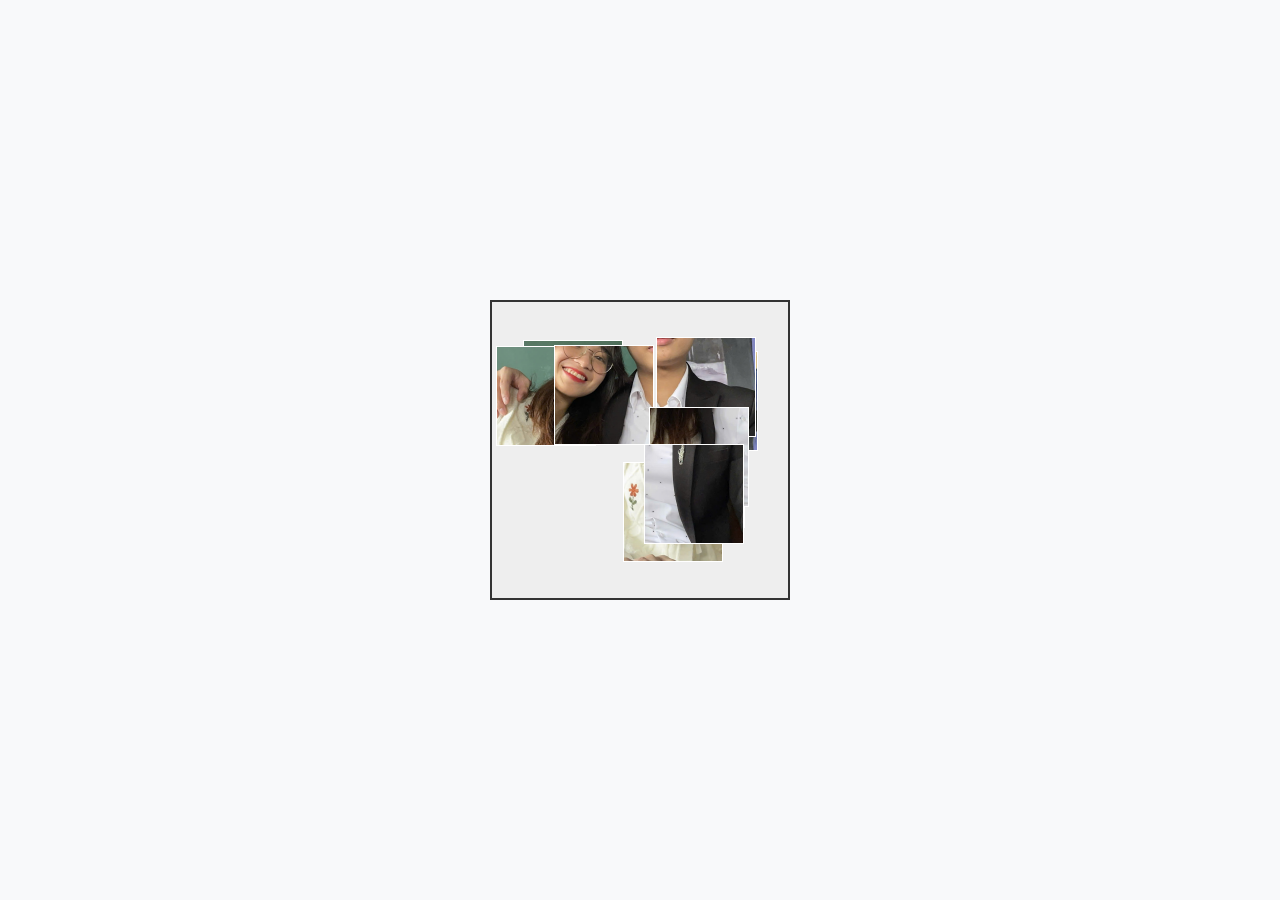
<file: test.html>
<!DOCTYPE html>
<html lang="vi">
<head>
<meta charset="UTF-8">
<meta name="viewport" content="width=device-width, initial-scale=1.0">
<title>Jigsaw Puzzle 3x3 - Nâng cao</title>
<link href="https://cdn.jsdelivr.net/npm/bootstrap@5.3.2/dist/css/bootstrap.min.css" rel="stylesheet">
<style>
  body {
    background-color: #f8f9fa;
    display: flex;
    justify-content: center;
    align-items: center;
    height: 100vh;
  }
  #board {
    width: 300px;
    height: 300px;
    border: 2px solid #333;
    position: relative;
    background-color: #eee;
  }
  .piece {
    width: 100px;
    height: 100px;
    position: absolute;
    cursor: grab;
    border: 1px solid #fff;
    box-sizing: border-box;
    background-image: url('./images/bcd.jpg'); /* Thay bằng link ảnh của bạn */
    background-size: 300px 300px;
  }
</style>
</head>
<body>

<div id="board"></div>

<script>
const board = document.getElementById('board');
const boardSize = 300;
const grid = 3;
const pieceSize = boardSize / grid;
const pieces = [];

// Tạo mảnh và shuffle
for(let i=0;i<grid;i++){
  for(let j=0;j<grid;j++){
    const piece = document.createElement('div');
    piece.classList.add('piece');

    piece.dataset.correctLeft = j*pieceSize;
    piece.dataset.correctTop = i*pieceSize;
    piece.dataset.group = pieces.length; // mỗi mảnh 1 group ban đầu

    piece.style.backgroundPosition = `-${j*pieceSize}px -${i*pieceSize}px`;

    const randLeft = Math.random()*(boardSize-pieceSize);
    const randTop = Math.random()*(boardSize-pieceSize);
    piece.style.left = randLeft+'px';
    piece.style.top = randTop+'px';

    board.appendChild(piece);
    pieces.push(piece);

    makeDraggable(piece);
  }
}

// Kéo thả mảnh + group
function makeDraggable(el){
  let offsetX, offsetY;
  let group = [el]; // group đang kéo

  el.addEventListener('mousedown', (e)=>{
    // Tìm toàn bộ mảnh cùng group
    const currentGroupId = el.dataset.group;
    group = pieces.filter(p => p.dataset.group === currentGroupId);

    group.forEach(p => p.style.zIndex = 1000);

    offsetX = e.clientX - el.offsetLeft;
    offsetY = e.clientY - el.offsetTop;

    const positionsAtStart = group.map(p => ({left: parseInt(p.style.left), top: parseInt(p.style.top)}));

    function mouseMoveHandler(e){
      const dx = e.clientX - offsetX - positionsAtStart[0].left;
      const dy = e.clientY - offsetY - positionsAtStart[0].top;
      group.forEach((p,i)=>{
        p.style.left = positionsAtStart[i].left + dx + 'px';
        p.style.top = positionsAtStart[i].top + dy + 'px';
      });
    }

    function mouseUpHandler(){
      group.forEach(p => p.style.zIndex = '');
      document.removeEventListener('mousemove', mouseMoveHandler);
      document.removeEventListener('mouseup', mouseUpHandler);

      // Snap từng mảnh vào đúng vị trí nếu gần
      group.forEach(p => {
        const correctLeft = parseInt(p.dataset.correctLeft);
        const correctTop = parseInt(p.dataset.correctTop);
        if(Math.abs(p.offsetLeft - correctLeft)<15 && Math.abs(p.offsetTop - correctTop)<15){
          p.style.left = correctLeft+'px';
          p.style.top = correctTop+'px';
        }
      });

      // Gắn nhóm gần nhau
      mergeGroups();

      checkWin();
    }

    document.addEventListener('mousemove', mouseMoveHandler);
    document.addEventListener('mouseup', mouseUpHandler);
  });
}

// Gắn các mảnh gần nhau vào cùng group
function mergeGroups(){
  for(let i=0;i<pieces.length;i++){
    for(let j=i+1;j<pieces.length;j++){
      const p1 = pieces[i];
      const p2 = pieces[j];

      // Bỏ qua nếu 1 trong 2 đã snap đúng vị trí
      const correctLeft1 = parseInt(p1.dataset.correctLeft);
      const correctTop1 = parseInt(p1.dataset.correctTop);
      const correctLeft2 = parseInt(p2.dataset.correctLeft);
      const correctTop2 = parseInt(p2.dataset.correctTop);

      const snapped1 = (parseInt(p1.style.left) === correctLeft1 && parseInt(p1.style.top) === correctTop1);
      const snapped2 = (parseInt(p2.style.left) === correctLeft2 && parseInt(p2.style.top) === correctTop2);

      if(snapped1 || snapped2) continue; // bỏ qua nếu đã snap

      const dx = Math.abs(parseInt(p1.style.left)-parseInt(p2.style.left));
      const dy = Math.abs(parseInt(p1.style.top)-parseInt(p2.style.top));
      if(dx<pieceSize+5 && dy<pieceSize+5){
        const groupId = Math.min(p1.dataset.group, p2.dataset.group);
        pieces.forEach(p=>{
          if(p.dataset.group === p1.dataset.group || p.dataset.group === p2.dataset.group){
            p.dataset.group = groupId;
          }
        });
      }
    }
  }
}

// Kiểm tra hoàn thành
function checkWin(){
  const solved = pieces.every(p => 
    parseInt(p.style.left) === parseInt(p.dataset.correctLeft) &&
    parseInt(p.style.top) === parseInt(p.dataset.correctTop)
  );
  if(solved) alert('Chúc mừng! Bạn đã ghép xong tranh!');
}
</script>

<script src="https://cdn.jsdelivr.net/npm/bootstrap@5.3.2/dist/js/bootstrap.bundle.min.js"></script>
</body>
</html>
</file>
